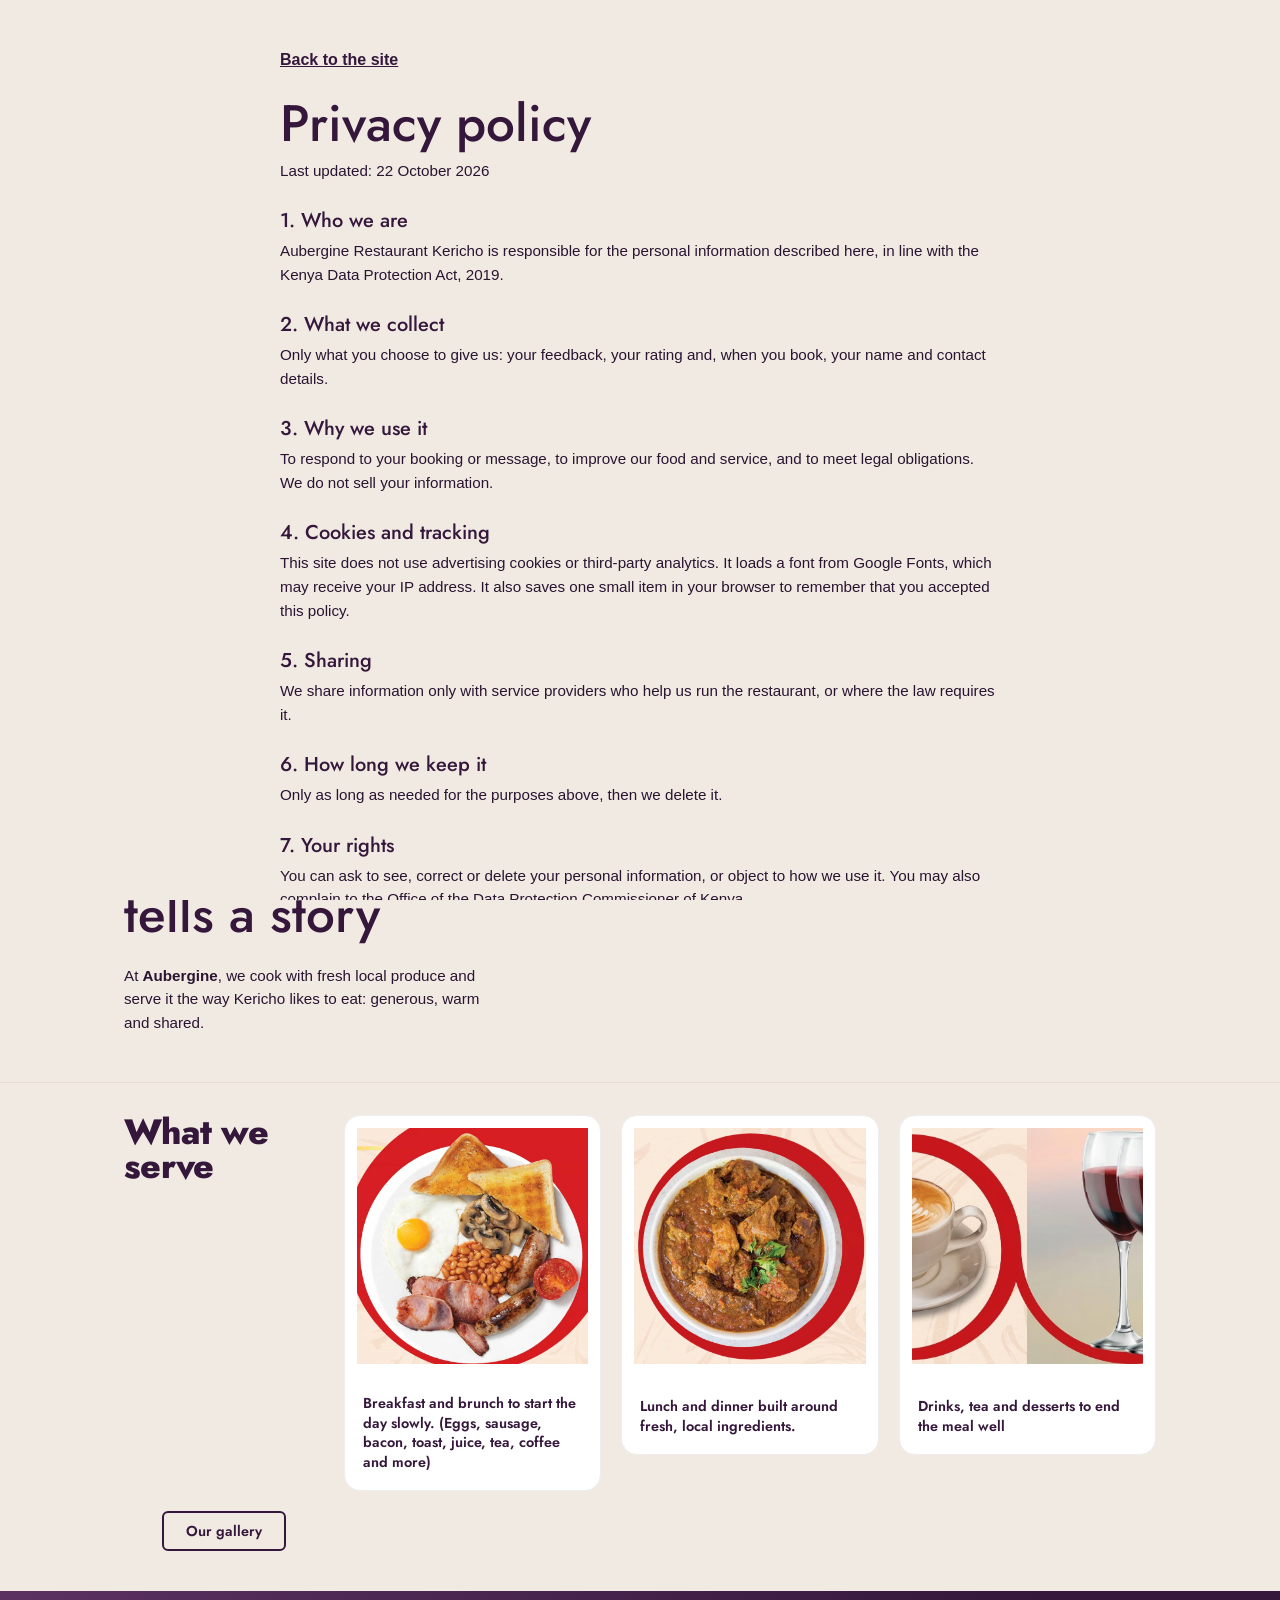
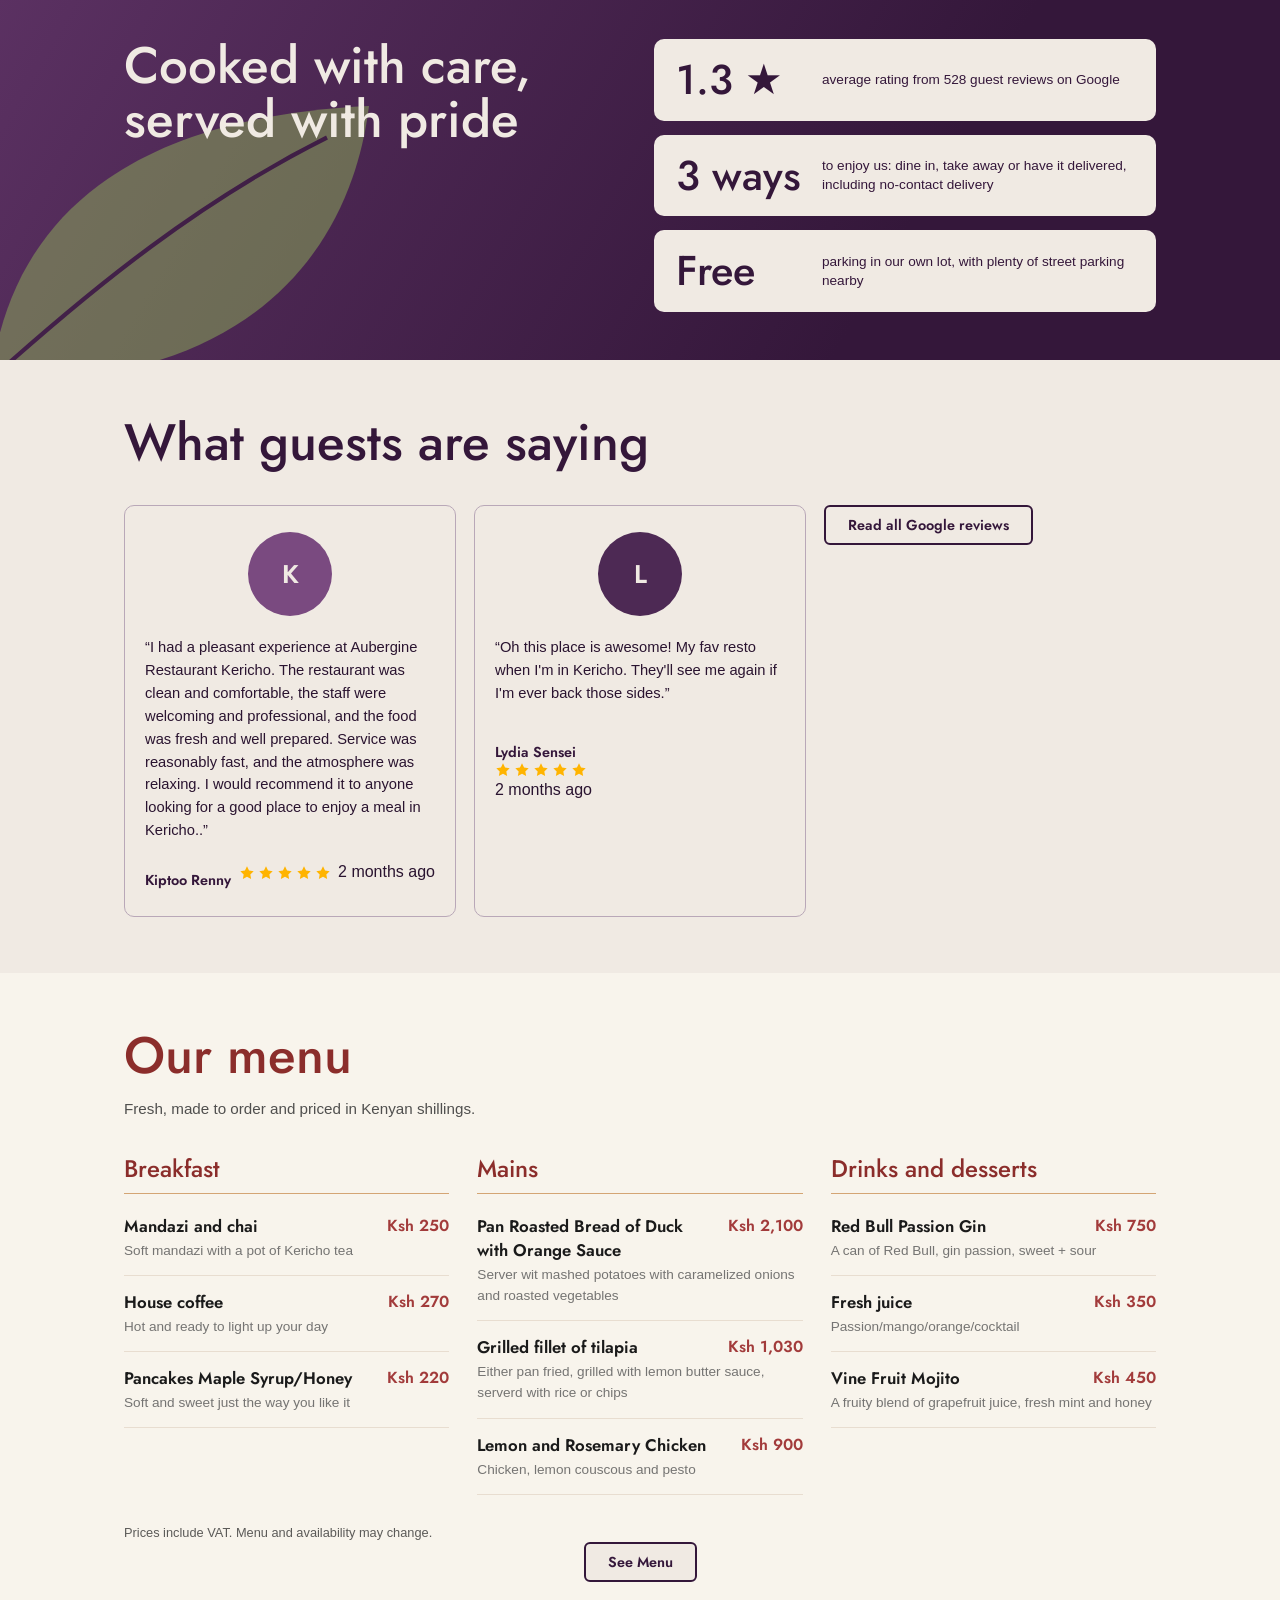
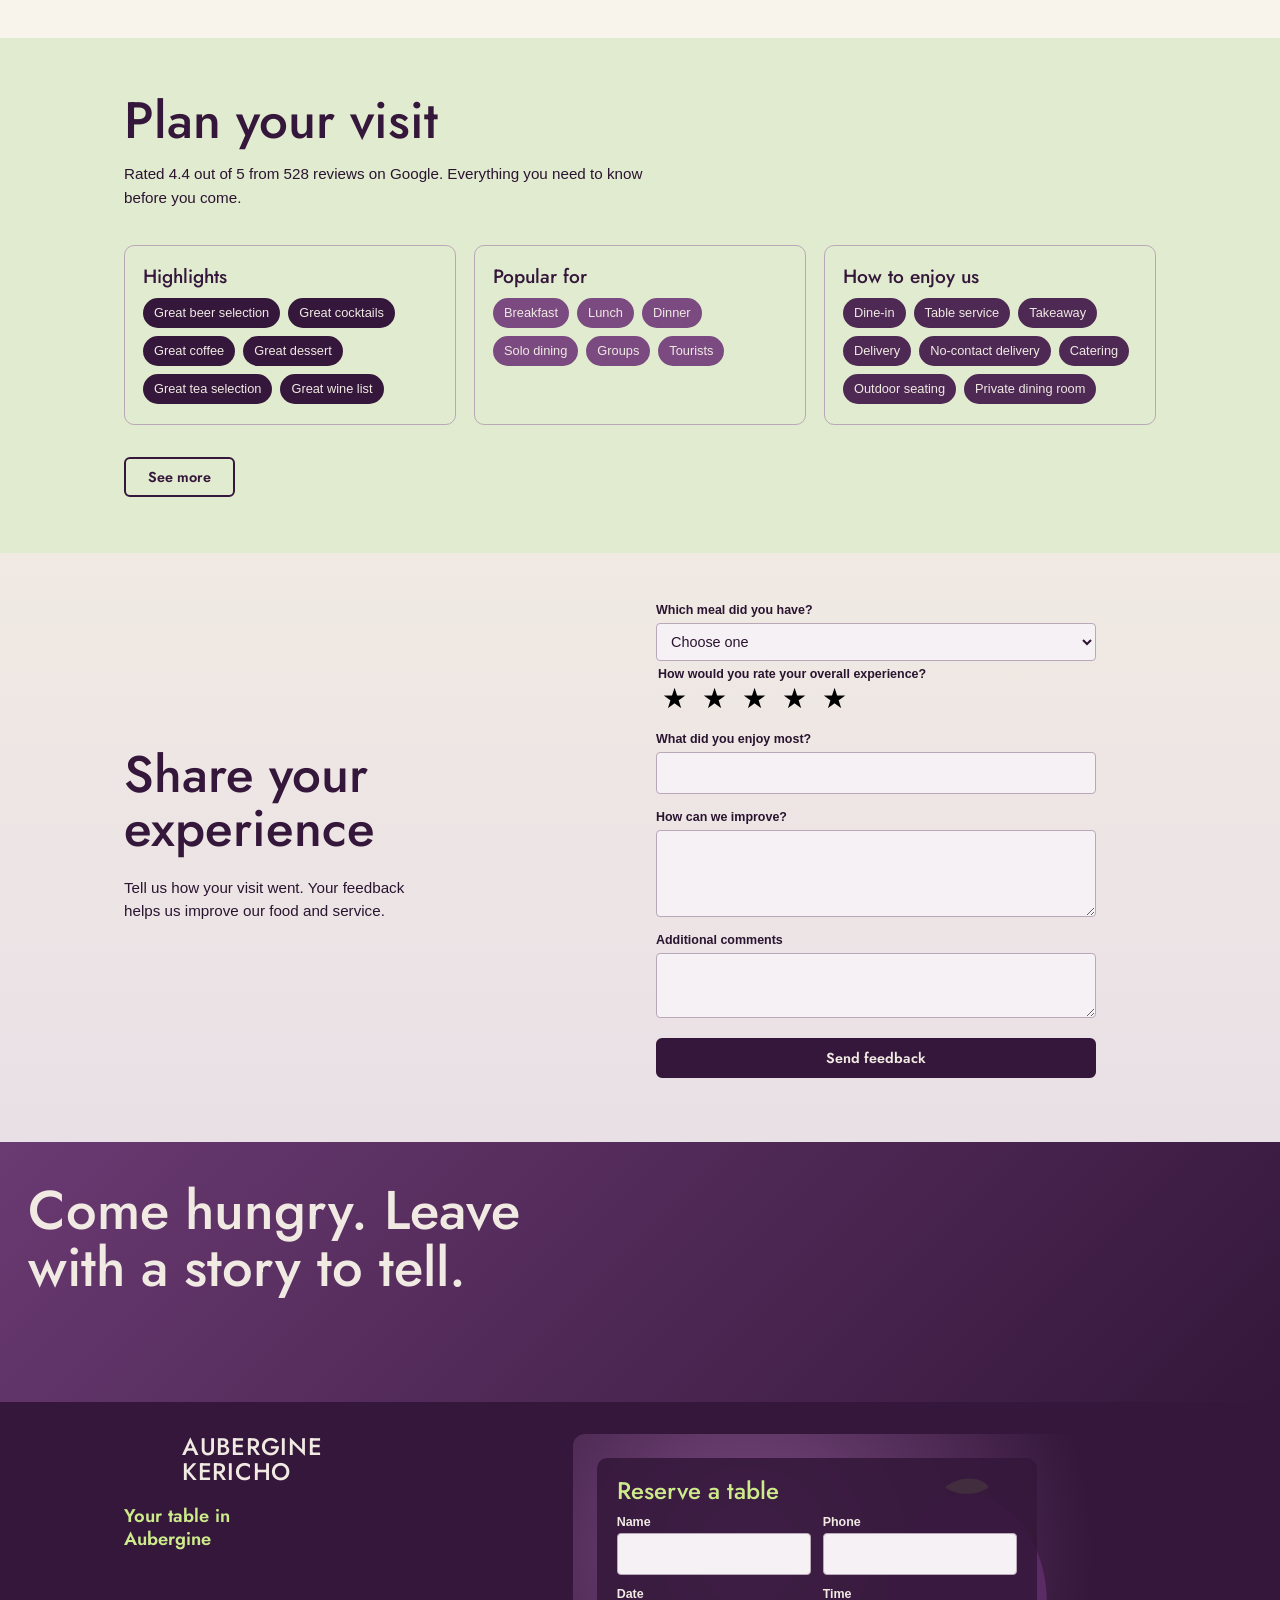
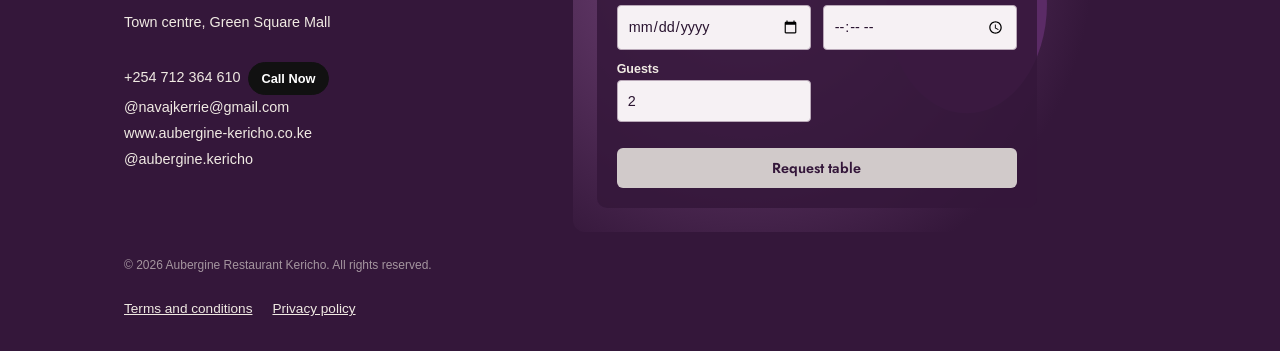
<file: index.html>
<!DOCTYPE html>
<html lang="en">
<head>
<meta charset="utf-8">
<meta name="viewport" content="width=device-width, initial-scale=1, viewport-fit=cover">
<title>Aubergine Restaurant Kericho</title>
<link rel="preconnect" href="https://fonts.googleapis.com">
<link rel="preconnect" href="https://fonts.gstatic.com" crossorigin>
<link href="https://fonts.googleapis.com/css2?family=Jost:wght@400;500;600;700&display=swap" rel="stylesheet">
<link rel="stylesheet" href="style.css">
</head>
<body>

<header class="hero" id="top">
 <nav aria-label="Main">
  <a class="brand" href="#top">AUBERGINE<br>KERICHO</a>
  <ul id="navlinks"><li><a href="#about">About</a></li><li><a href="#menu">Menu</a></li><li><a href="#info">Visit</a></li><li><a href="#guests">Guests</a></li><li><a href="#feedback">Feedback</a></li><li><a href="#contact">Contact</a></li></ul>
  <button type="button" class="burger" id="burger" aria-label="Menu" aria-expanded="false" aria-controls="navlinks"><span></span><span></span><span></span></button>
 </nav>
 <h1>Good Food, Matters.</h1>
</header>

<div class="strip">
 <div class="wrap"><p>A table is waiting for you in Kericho</p><a class="btn" href="#contact">Reserve a table</a></div>
</div>

<section class="intro" id="about">
 <div class="wrap">
  <div><h2>Every plate<br>tells a story</h2>
  <p>At <strong>Aubergine</strong>, we cook with fresh local produce and serve it the way Kericho likes to eat: generous, warm and shared.</p></div>
 </div>
</section>

<section class="help" id="serve" aria-label="What we serve">
 <div class="wrap">
  <h3>What we<br>serve</h3>
  <div class="card">
    <img src="public/brkfast.jpg" alt="Breakfast and brunch">
  <p>Breakfast and brunch to start the day slowly.
    (Eggs, sausage, bacon, toast, juice, tea, coffee and more)
  </p></div>
  <div class="card">
    <img src="public/dinner.jpg" alt="Lunch and dinner">
    <p>Lunch and dinner built around fresh, local ingredients.

    </p></div>
  <div class="card">
    <img src="public/cocktail.jpg" alt="Drinks, tea and desserts">
    <p>Drinks, tea and desserts to end the meal well</p></div>
  <div class="button" style="text-align:center;position:relative;color:#fff;"><a href="aubergine-gallery.html" class="btn">Our gallery</a></div>
 </div>
</section>

<section class="impact" aria-label="Why guests choose us">
 <svg class="leaf" viewBox="0 0 400 300" aria-hidden="true"><path d="M20 280C40 120 160 30 380 20 360 180 240 290 20 280Z" fill="#8FB05A"/><path d="M20 280C120 190 220 110 340 50" stroke="#34173A" stroke-width="4" fill="none"/></svg>
 <div class="wrap">
  <h2>Cooked with care,<br>served with pride</h2>
  <div class="stats">
   <div class="stat"><b><span class="count" data-target="4.4" data-decimals="1">0</span> ★</b><span>average rating from 528 guest reviews on Google</span></div>
   <div class="stat"><b>3 ways</b><span>to enjoy us: dine in, take away or have it delivered, including no-contact delivery</span></div>
   <div class="stat"><b>Free</b><span>parking in our own lot, with plenty of street parking nearby</span></div>
  </div>
 </div>
</section>

<section class="say" id="guests">
 <div class="wrap">
  <h2>What guests are saying</h2>
  <div class="quotes">
   <div class="quote"><div class="av" style="background:#7A4A80">K</div><p>“I had a pleasant experience at Aubergine Restaurant Kericho. The restaurant was clean and comfortable, the staff were welcoming and professional, and the food was fresh and well prepared. Service was reasonably fast, and the atmosphere was relaxing. I would recommend it to anyone looking for a good place to enjoy a meal in Kericho..”</p>
   <div class="review-foot">
   <cite>Kiptoo Renny</cite>
<div class="stars">
  <svg viewBox="0 0 24 24"><path d="M12 2l3.09 6.26L22 9.27l-5 4.87 1.18 6.88L12 17.77l-6.18 3.25L7 14.14 2 9.27l6.91-1.01L12 2z"/></svg>
  <svg viewBox="0 0 24 24"><path d="M12 2l3.09 6.26L22 9.27l-5 4.87 1.18 6.88L12 17.77l-6.18 3.25L7 14.14 2 9.27l6.91-1.01L12 2z"/></svg>
  <svg viewBox="0 0 24 24"><path d="M12 2l3.09 6.26L22 9.27l-5 4.87 1.18 6.88L12 17.77l-6.18 3.25L7 14.14 2 9.27l6.91-1.01L12 2z"/></svg>
  <svg viewBox="0 0 24 24"><path d="M12 2l3.09 6.26L22 9.27l-5 4.87 1.18 6.88L12 17.77l-6.18 3.25L7 14.14 2 9.27l6.91-1.01L12 2z"/></svg>
  <svg viewBox="0 0 24 24"><path d="M12 2l3.09 6.26L22 9.27l-5 4.87 1.18 6.88L12 17.77l-6.18 3.25L7 14.14 2 9.27l6.91-1.01L12 2z"/></svg>
</div>
<span class="when">2 months ago</span>
</div>
</div>
   <div class="quote"><div class="av" style="background:#4D2954">L</div><p>“Oh this place is awesome! My fav resto when I'm in Kericho. They'll see me again if I'm ever back those sides.”</p>
   <cite>Lydia Sensei</cite>
   <div class="stars">
  <svg viewBox="0 0 24 24"><path d="M12 2l3.09 6.26L22 9.27l-5 4.87 1.18 6.88L12 17.77l-6.18 3.25L7 14.14 2 9.27l6.91-1.01L12 2z"/></svg>
  <svg viewBox="0 0 24 24"><path d="M12 2l3.09 6.26L22 9.27l-5 4.87 1.18 6.88L12 17.77l-6.18 3.25L7 14.14 2 9.27l6.91-1.01L12 2z"/></svg>
  <svg viewBox="0 0 24 24"><path d="M12 2l3.09 6.26L22 9.27l-5 4.87 1.18 6.88L12 17.77l-6.18 3.25L7 14.14 2 9.27l6.91-1.01L12 2z"/></svg>
  <svg viewBox="0 0 24 24"><path d="M12 2l3.09 6.26L22 9.27l-5 4.87 1.18 6.88L12 17.77l-6.18 3.25L7 14.14 2 9.27l6.91-1.01L12 2z"/></svg>
  <svg viewBox="0 0 24 24"><path d="M12 2l3.09 6.26L22 9.27l-5 4.87 1.18 6.88L12 17.77l-6.18 3.25L7 14.14 2 9.27l6.91-1.01L12 2z"/></svg>
</div>
<span class="when">2 months ago</span>
</div>
<div class="button" syle="text-align:center;"><a href="https://www.google.com/maps/place/Aubergine+Restaurant+Kericho/@-0.3686325,35.2869205,15z/data=!4m15!1m8!3m7!1s0x182a57a4e3a157e9:0xf380d24f5758630e!2sAubergine+Restaurant+Kericho!8m2!3d-0.3686325!4d35.2869205!10e5!16s%2Fg%2F11f62tsm5w!3m5!1s0x182a57a4e3a157e9:0xf380d24f5758630e!8m2!3d-0.3686325!4d35.2869205!16s%2Fg%2F11f62tsm5w?entry=ttu&g_ep=EgoyMDI2MTAyMC4wIKXMDSoASAFQAw%3D%3D" class="btn">Read all Google reviews</a></div>
</div>
</section>

<section class="menu" id="menu">
 <div class="wrap">
  <h2>Our menu</h2>
  <p class="sub">Fresh, made to order and priced in Kenyan shillings.</p>
  <div class="mcols">
   <div class="mcol"><h3>Breakfast</h3>
    <div class="item"><b>Mandazi and chai</b><i class="pr" style="font-style:normal">Ksh 250</i><span>Soft mandazi with a pot of Kericho tea</span></div>
    <div class="item"><b>House coffee</b><i class="pr" style="font-style:normal">Ksh 270</i><span>Hot and ready to light up your day</span></div>
    <div class="item"><b>Pancakes Maple Syrup/Honey</b><i class="pr" style="font-style:normal">Ksh 220</i><span>Soft and sweet just the way you like it</span></div>
   </div>
   <div class="mcol"><h3>Mains</h3>
    <div class="item"><b>Pan Roasted Bread of Duck with Orange Sauce</b><i class="pr" style="font-style:normal">Ksh 2,100</i><span>Server wit mashed potatoes with caramelized onions and roasted vegetables</span></div>
    <div class="item"><b>Grilled  fillet of tilapia</b><i class="pr" style="font-style:normal">Ksh 1,030</i><span>Either pan fried, grilled with lemon butter sauce, serverd with rice or chips</span></div>
    <div class="item"><b>Lemon and Rosemary Chicken</b><i class="pr" style="font-style:normal">Ksh 900</i><span>Chicken, lemon couscous and pesto</span></div>
   </div>
   <div class="mcol"><h3>Drinks and desserts</h3>
    <div class="item"><b>Red Bull Passion Gin</b><i class="pr" style="font-style:normal">Ksh 750</i><span>A can of Red Bull, gin passion, sweet + sour</span></div>
    <div class="item"><b>Fresh juice</b><i class="pr" style="font-style:normal">Ksh 350</i><span>Passion/mango/orange/cocktail</span></div>
    <div class="item"><b>Vine Fruit Mojito</b><i class="pr" style="font-style:normal">Ksh 450</i><span>A fruity blend of grapefruit juice, fresh mint and honey</span></div>
   </div>
  </div>
  <p class="note">Prices include VAT. Menu and availability may change.</p>
  <div class="button" style="text-align:center;"><a href="aubergine-menu.html" class="btn">See Menu</a></div>
 </div>
</section>

<section class="info" id="info">
 <div class="wrap">
  <h2>Plan your visit</h2>
  <p class="sub">Rated 4.4 out of 5 from 528 reviews on Google. Everything you need to know before you come.</p>
  <div class="igrid" id="igrid">
   <div class="grp"><h3>Highlights</h3><ul><li>Great beer selection</li><li>Great cocktails</li><li>Great coffee</li><li>Great dessert</li><li>Great tea selection</li><li>Great wine list</li></ul></div>
   <div class="grp"><h3>Popular for</h3><ul><li>Breakfast</li><li>Lunch</li><li>Dinner</li><li>Solo dining</li><li>Groups</li><li>Tourists</li></ul></div>
   <div class="grp"><h3>How to enjoy us</h3><ul><li>Dine-in</li><li>Table service</li><li>Takeaway</li><li>Delivery</li><li>No-contact delivery</li><li>Catering</li><li>Outdoor seating</li><li>Private dining room</li></ul></div>
   <div class="grp"><h3>Dining options</h3><ul><li>Breakfast</li><li>Brunch</li><li>Lunch</li><li>Dinner</li><li>Dessert</li><li>Quick bite</li><li>Small plates</li><li>All you can eat</li><li>Late-night food</li><li>Happy-hour food</li></ul></div>
   <div class="grp"><h3>Drinks</h3><ul><li>Beer</li><li>Wine</li><li>Cocktails</li><li>Spirits</li><li>Coffee</li><li>Happy-hour drinks</li><li>Bar on site</li></ul></div>
   <div class="grp"><h3>Vegan and vegetarian</h3><ul><li>Vegan options</li><li>Vegetarian options</li></ul></div>
   <div class="grp"><h3>Atmosphere</h3><ul><li>Casual</li><li>Cosy</li><li>Quiet</li><li>Romantic</li><li>Trendy</li><li>Upmarket</li></ul></div>
   <div class="grp"><h3>Families</h3><ul><li>Good for kids</li><li>Good for kids’ birthdays</li><li>High chairs</li><li>Kids’ menu</li></ul></div>
   <div class="grp"><h3>Reservations</h3><ul><li>Accepted</li><li>Recommended for brunch</li><li>Recommended for lunch</li><li>Recommended for dinner</li></ul></div>
   <div class="grp"><h3>Payments</h3><ul><li>Credit cards</li><li>Debit cards</li><li>Mobile payments (NFC)</li></ul></div>
   <div class="grp"><h3>Parking</h3><ul><li>Free parking lot</li><li>Free street parking</li><li>Plenty of parking</li></ul></div>
   <div class="grp"><h3>Accessibility</h3><ul><li>Wheelchair-accessible car park</li><li>Wheelchair-accessible entrance</li><li>Wheelchair-accessible seating</li><li>Wheelchair-accessible toilet</li><li>Toilet on site</li></ul></div>
  </div>
  <p class="cta"><button type="button" class="more" id="more-btn" aria-expanded="false" aria-controls="igrid">See more</button></a></p>
 </div>
</section>

<section class="share" id="feedback">
 <div class="wrap">
  <div><h2>Share your<br>experience</h2><p class="lead">Tell us how your visit went. Your feedback helps us improve our food and service.</p></div>
  <div>
   <form id="fb" action="https://formsubmit.co/navajkerrie@gmail.com" method="POST">
    <input type="hidden" name="_captcha" value="false">
    <input type="hidden" name="_subject" value="New Aubergine Feedback">
    <input type="hidden" name="_template" value="table">
    <input type="hidden" name="rating" id="ratingValue">
  
    <label for="meal">Which meal did you have?</label>
    <select id="meal"  name="meal" required><option value="">Choose one</option><option>Breakfast / Brunch</option><option>Lunch</option><option>Dinner</option><option>Drinks and dessert</option></select>
    <fieldset><legend>How would you rate your overall experience?</legend>
     <div class="stars" id="stars" role="radiogroup" aria-label="Rating"></div></fieldset>
    <label for="love">What did you enjoy most?</label><input id="love" name="love" type="text" maxlength="120" autocomplete="off">
    <label for="improve">How can we improve?</label><textarea id="improve" name="improve" rows="3" maxlength="500"></textarea>
    <label for="more">Additional comments</label><textarea id="more" name="more" rows="2" maxlength="500"></textarea>
    <button class="btn" type="submit">Send feedback</button>
   </form>
   <div class="thanks" id="thanks" role="status" tabindex="-1">Thank you. Your feedback has been recorded and helps us serve you better.</div>
  </div>
 </div>
</section>

<script>
// star rating logic
let currentRating = 0;
const starsDiv = document.getElementById('stars');
const ratingInput = document.getElementById('ratingValue');
for(let i=1;i<=5;i++){
  const b=document.createElement('button');
  b.type='button'; b.textContent='★'; b.style.fontSize='28px'; b.style.background='none'; b.style.border='none'; b.style.cursor='pointer';
  b.onclick=()=>{
  currentRating=i; 
  const word = i === 1 ? ' star' : ' stars';
  ratingInput.value = i + word;
  [...starsDiv.children].forEach((c,idx)=>c.style.color=idx<i?'#D4A574':'#ccc')
  };
  starsDiv.appendChild(b);
}

document.getElementById('fb').addEventListener('submit', async (e)=>{
  e.preventDefault();
  if(!currentRating){ alert('Pick stars'); return; }
  const data = new FormData(e.target);
  await fetch(e.target.action, { method:'POST', body:data, headers:{'Accept':'application/json'} });
  e.target.style.display='none';
  document.getElementById('thanks').style.display='block';
  document.getElementById('thanks').focus();
});

</script>

<section class="fhero" aria-label="Closing"><h2>Come hungry. Leave with a story to tell.</h2></section>

<footer id="contact">
 <div class="wrap">
  <div>
   <a class="brand" href="#top"><svg width="48" height="48" aria-hidden="true" style="color:var(--lime)"><use href="#logo"/></svg><span style="font-size:1.5rem">AUBERGINE<br>KERICHO</span></a>
   <p class="tag">Your table in<br>Aubergine </p>
   <address>
    Town centre, Green Square Mall<br><br>
    +254 712 364 610<a href="tel:+25412364610" class="call-btn">Call Now</a><br>
    @navajkerrie@gmail.com<br>
    www.aubergine-kericho.co.ke<br>
    @aubergine.kericho
   </address>
  </div>
  <div class="panel">
   <svg viewBox="0 0 400 280" preserveAspectRatio="xMidYMid slice" aria-hidden="true"><g fill="#fff" opacity="0"><path d="M40 260C60 140 150 80 300 70 290 190 180 270 40 260Z"/><path d="M230 250C240 170 300 130 390 120 380 200 320 250 230 250Z" opacity=".1"/></g><ellipse cx="270" cy="120" rx="55" ry="75" fill="#5B2B66"/><path d="M255 40c10-8 25-8 30 0-8 6-22 6-30 0Z" fill="#8FB05A"/></svg>
   <form class="rform" id="rform" novalidate>
    <h3>Reserve a table</h3>
    <div><label for="rname">Name</label><input id="rname" type="text" maxlength="60" required autocomplete="name"></div>
    <div><label for="rphone">Phone</label><input id="rphone" type="tel" maxlength="20" pattern="[0-9+ ()\-]{7,20}" required autocomplete="tel"></div>
    <div><label for="rdate">Date</label><input id="rdate" type="date" required></div>
    <div><label for="rtime">Time</label><input id="rtime" type="time" required></div>
    <div><label for="rguests">Guests</label><input id="rguests" type="number" min="1" max="50" value="2" required></div>
    <button class="btn" type="submit">Request table</button>
    <p class="rmsg" id="rmsg" role="status" tabindex="-1"></p>
   </form>

  </div>
 </div>
 <div class="wrap"><div><p class="copy">© 2026 Aubergine Restaurant Kericho. All rights reserved.</p>
 <div class="flinks"><a href="#terms">Terms and conditions</a><a href="#privacy">Privacy policy</a></div></div></div>
</footer>

<section class="legal" id="terms" aria-label="Terms and conditions"><article>
 <a class="back" href="#top">Back to the site</a>
 <h2>Terms and conditions</h2><p>Last updated: 22 October 2026</p>
 <h3>1. About these terms</h3><p>These terms apply to your use of this website and to bookings made with Aubergine Restaurant Kericho (“we”, “us”). By using the site you agree to them.</p>
 <h3>2. Reservations</h3><p>A reservation is held for 15 minutes after the booked time. Please tell us as early as you can if you need to change or cancel. For large groups we may ask for a deposit, which we will confirm with you in advance.</p>
 <h3>3. Menu and prices</h3><p>Menu items and prices are shown in Kenyan shillings and include applicable taxes. Items may be unavailable and prices may change without notice.</p>
 <h3>4. Allergies</h3><p>Please tell your server about any food allergy before ordering. Our kitchen handles common allergens, so we cannot guarantee any dish is completely allergen free.</p>
 <h3>5. Feedback you send us</h3><p>When you send feedback you allow us to use it to improve our service. We will not publish your name without your permission.</p>
 <h3>6. Website use</h3><p>You agree not to misuse the site, attempt to gain unauthorised access, or send harmful code. Content on the site belongs to Aubergine Restaurant Kericho.</p>
 <h3>7. Liability</h3><p>We take reasonable care with the information on this site but do not guarantee it is always complete or current. Nothing here limits your rights under Kenyan consumer law.</p>
 <h3>8. Governing law</h3><p>These terms are governed by the laws of Kenya.</p>
 <h3>9. Contact</h3><p>Questions about these terms: hello@aubergine-kericho.co.ke</p>
</article></section>

<section class="legal" id="privacy" aria-label="Privacy policy"><article>
 <a class="back" href="#top">Back to the site</a>
 <h2>Privacy policy</h2><p>Last updated: 22 October 2026</p>
 <h3>1. Who we are</h3><p>Aubergine Restaurant Kericho is responsible for the personal information described here, in line with the Kenya Data Protection Act, 2019.</p>
 <h3>2. What we collect</h3><p>Only what you choose to give us: your feedback, your rating and, when you book, your name and contact details.</p>
 <h3>3. Why we use it</h3><p>To respond to your booking or message, to improve our food and service, and to meet legal obligations. We do not sell your information.</p>
 <h3>4. Cookies and tracking</h3><p>This site does not use advertising cookies or third-party analytics. It loads a font from Google Fonts, which may receive your IP address. It also saves one small item in your browser to remember that you accepted this policy.</p>
 <h3>5. Sharing</h3><p>We share information only with service providers who help us run the restaurant, or where the law requires it.</p>
 <h3>6. How long we keep it</h3><p>Only as long as needed for the purposes above, then we delete it.</p>
 <h3>7. Your rights</h3><p>You can ask to see, correct or delete your personal information, or object to how we use it. You may also complain to the Office of the Data Protection Commissioner of Kenya.</p>
 <h3>8. Contact</h3><p>Privacy requests: hello@aubergine-kericho.co.ke</p>
 <p>By clicking Accept you confirm you have read this policy and our <a href="#terms">Terms and conditions</a>.</p>
 <p><button type="button" class="btn acc" id="accept">Accept and continue</button></p>
</article></section>

<script src="script.js" defer></script>
</body>
</html>
</file>
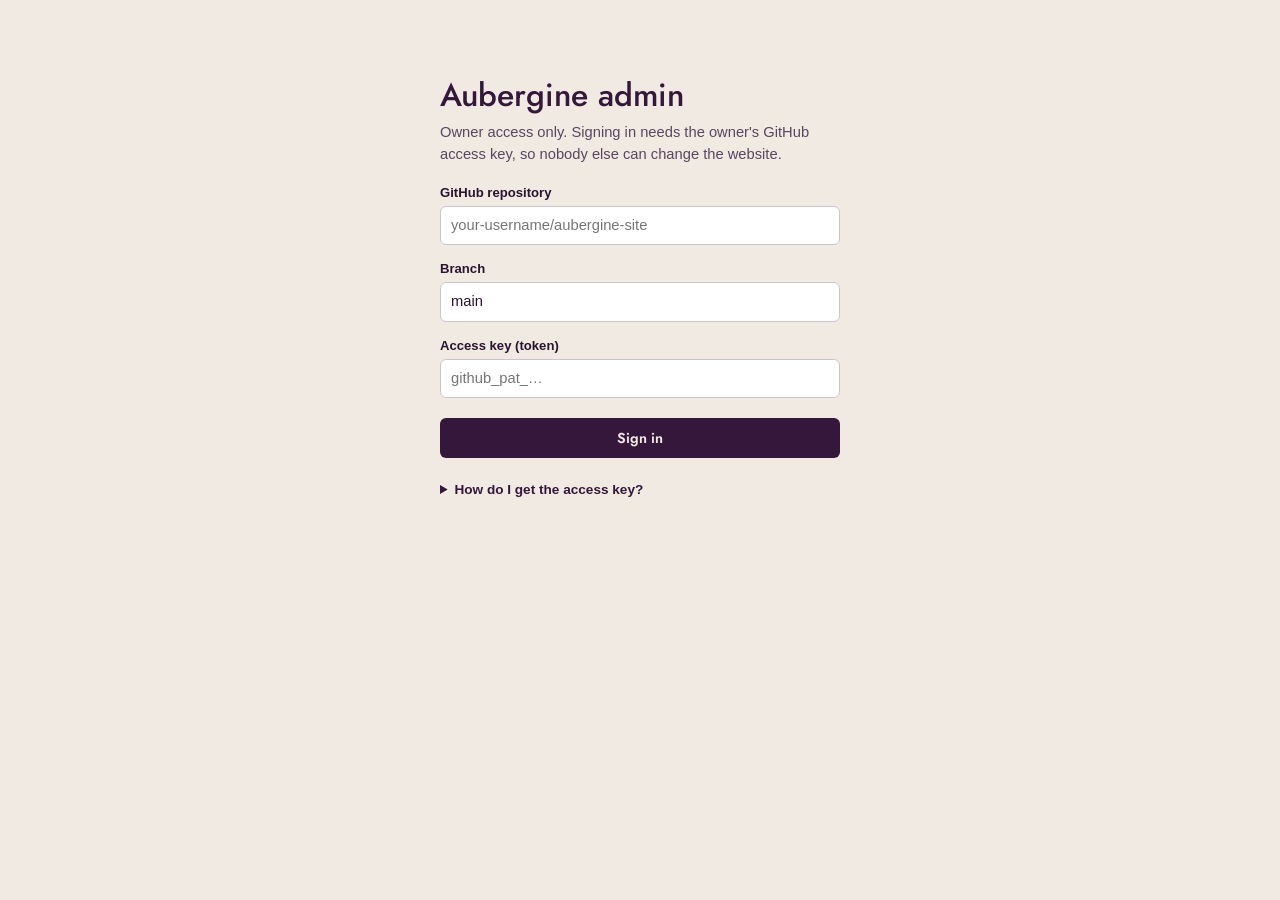
<file: admin.html>
<!DOCTYPE html>
<html lang="en">
<head>
<meta charset="utf-8">
<meta name="viewport" content="width=device-width, initial-scale=1, viewport-fit=cover">
<meta name="robots" content="noindex,nofollow">
<meta name="referrer" content="no-referrer">
<title>Aubergine Admin</title>
<link rel="preconnect" href="https://fonts.googleapis.com">
<link rel="preconnect" href="https://fonts.gstatic.com" crossorigin>
<link href="https://fonts.googleapis.com/css2?family=Jost:wght@400;500;600&display=swap" rel="stylesheet">
<style>
:root{--plum:#34173A;--plum2:#4D2954;--mauve:#7A4A80;--cream:#F0EAE3;--cream2:#E6DDD3;--lime:#CDEB8B;--ink:#2A1430;--line:#cfc3cd;--danger:#a23b3b;
box-sizing:border-box;padding-top:env(safe-area-inset-top,0px)}
*,*::before,*::after{box-sizing:inherit}
body{margin:0;background:var(--cream);color:var(--ink);font:16px/1.45 Arial,Helvetica,sans-serif;padding-bottom:96px}
h1,h2,h3,button,.tabs button{font-family:Jost,"Futura","Century Gothic",Arial,sans-serif}
[hidden]{display:none!important}
:focus-visible{outline:3px solid var(--mauve);outline-offset:2px}
input,select{font:inherit;font-size:.92rem;color:var(--ink);background:#fff;border:1px solid var(--line);border-radius:6px;padding:8px 10px;width:100%;min-width:0}
input:focus{border-color:var(--plum)}
label{display:block;font-weight:600;font-size:.82rem;margin:14px 0 4px}
button{cursor:pointer;font-size:.9rem}
.btn{background:var(--plum);color:var(--cream);border:0;border-radius:6px;padding:10px 20px;font-weight:600}
.btn:disabled{opacity:.5;cursor:default}
.btn.ghost{background:transparent;color:var(--plum);border:2px solid var(--plum);padding:8px 16px}
.btn.small{padding:6px 12px;font-size:.82rem}

/* login */
#login{max-width:440px;margin:8vh auto 0;padding:0 20px}
#login h1{font-size:2rem;color:var(--plum);margin:0 0 4px;font-weight:500}
#login p.lead{margin:0 0 18px;color:#5b4660;font-size:.92rem}
#login .btn{width:100%;margin-top:20px}
.err{background:#f6e0e0;color:#6b1f1f;border-radius:6px;padding:10px 12px;margin-top:14px;font-size:.88rem}
details.help{margin-top:22px;font-size:.85rem;color:#4a3550}
details.help summary{cursor:pointer;font-weight:600;color:var(--plum)}
details.help ol{padding-left:20px;margin:8px 0 0}
details.help li{margin-bottom:6px}

/* app */
header.bar{position:sticky;top:env(safe-area-inset-top,0px);z-index:10;background:var(--plum);color:var(--cream);display:flex;align-items:center;gap:14px;padding:12px 20px}
header.bar h1{font-size:1.15rem;font-weight:500;margin:0;letter-spacing:.03em;flex:1}
header.bar a,header.bar button{color:var(--cream);font-size:.85rem}
header.bar button{background:none;border:1px solid var(--lime);border-radius:6px;padding:6px 12px;color:var(--lime)}
main{max-width:980px;margin:0 auto;padding:18px 16px}
.tabs{display:flex;gap:6px;border-bottom:2px solid var(--cream2);margin-bottom:16px}
.tabs button{background:none;border:0;padding:10px 16px;font-weight:600;color:#6d5772;border-bottom:3px solid transparent;margin-bottom:-2px}
.tabs button[aria-selected=true]{color:var(--plum);border-color:var(--plum)}
.tools{display:flex;gap:10px;flex-wrap:wrap;align-items:center;margin-bottom:14px}
.tools input{max-width:340px}
.hint{font-size:.84rem;color:#5b4660;margin:0 0 14px}

.sec{background:#fff;border:1px solid var(--line);border-radius:10px;margin-bottom:12px;overflow:hidden}
.sec-head{display:flex;gap:8px;align-items:center;padding:10px 12px;background:var(--cream2)}
.sec-head .tg{background:none;border:0;font-size:1rem;width:28px;color:var(--plum)}
.sec-head input{font:500 1.1rem Jost,Arial,sans-serif;background:transparent;border-color:transparent;color:var(--plum)}
.sec-head input:hover,.sec-head input:focus{background:#fff;border-color:var(--line)}
.sec-body{padding:6px 14px 16px}
.card{border-top:1px solid var(--cream2);padding-top:14px;margin-top:12px}
.card:first-child{border-top:0;margin-top:0}
.card-head{display:flex;gap:8px;align-items:center;margin-bottom:8px}
.card-head input{font-weight:700;color:var(--plum)}
.ctl{display:flex;gap:4px;flex:none}
.ib{background:#fff;border:1px solid var(--line);border-radius:6px;width:32px;height:32px;padding:0;color:var(--plum);line-height:1}
.ib:hover{background:var(--cream2)}
.ib.del{color:var(--danger)}
.row{display:grid;grid-template-columns:1fr 140px auto;gap:6px 8px;align-items:center;padding:8px 0;border-bottom:1px dashed var(--cream2)}
.row .ds{grid-column:1/3}
.row .ctl{grid-row:1;grid-column:3}
.row.note{grid-template-columns:auto 1fr auto}
.row.note b{font-size:.75rem;color:var(--mauve)}
.pw{display:flex;align-items:center;gap:6px}
.pw span{font-size:.8rem;color:#6d5772}
.pw input{text-align:right}
.adds{display:flex;gap:8px;flex-wrap:wrap;margin-top:10px}
.empty{color:#6d5772;font-style:italic;padding:12px 0}

#savebar{position:fixed;left:0;right:0;bottom:0;z-index:10;background:#fff;border-top:1px solid var(--line);padding:12px 20px calc(12px + env(safe-area-inset-bottom,0px));display:flex;gap:12px;align-items:center;justify-content:flex-end}
#status{margin-right:auto;font-size:.88rem;color:#4a3550}
#savebar.dirty #status{color:var(--danger);font-weight:600}
#lock{position:fixed;inset:0;background:rgba(240,234,227,.97);z-index:50;display:none;overflow:auto}
#lock.show{display:block}
#lock .note{max-width:440px;margin:8vh auto 0;padding:0 20px;color:var(--plum)}

@media(max-width:640px){
 .row{grid-template-columns:1fr 110px}
 .row .ds{grid-column:1/-1}
 .row .ctl{grid-row:3;grid-column:1/-1;justify-content:flex-end}
 .row.note{grid-template-columns:1fr}
 .sec-head,.card-head{flex-wrap:wrap}
}
@media(prefers-reduced-motion:reduce){*{scroll-behavior:auto!important}}
</style>
</head>
<body>
<noscript><p style="padding:20px">This page needs JavaScript.</p></noscript>

<!-- ============ SIGN IN ============ -->
<section id="login">
  <h1>Aubergine admin</h1>
  <p class="lead">Owner access only. Signing in needs the owner's GitHub access key, so nobody else can change the website.</p>
  <form id="lf" autocomplete="off">
    <label for="repo">GitHub repository</label>
    <input id="repo" placeholder="your-username/aubergine-site" required spellcheck="false" autocapitalize="off">
    <label for="branch">Branch</label>
    <input id="branch" value="main" required spellcheck="false" autocapitalize="off">
    <label for="token">Access key (token)</label>
    <input id="token" type="password" placeholder="github_pat_…" required spellcheck="false" autocomplete="off">
    <button class="btn" type="submit" id="lbtn">Sign in</button>
    <div class="err" id="lerr" role="alert" hidden></div>
  </form>
  <details class="help">
    <summary>How do I get the access key?</summary>
    <ol>
      <li>On GitHub, open <b>Settings → Developer settings → Personal access tokens → Fine-grained tokens → Generate new token</b>.</li>
      <li>Under <b>Repository access</b> choose <b>Only select repositories</b> and pick just this website's repository.</li>
      <li>Under <b>Permissions → Repository permissions</b> set <b>Contents</b> to <b>Read and write</b>. Nothing else.</li>
      <li>Set an expiry date, generate, and copy the key. Paste it here. It is kept only while this tab is open and is never stored on the website.</li>
    </ol>
  </details>
</section>

<!-- ============ EDITOR ============ -->
<div id="app" hidden>
  <header class="bar">
    <h1>Aubergine admin</h1>
    <a href="aubergine-menu.html" target="_blank" rel="noopener">View live menu</a>
    <button type="button" id="out">Sign out</button>
  </header>
  <main>
    <div class="tabs" role="tablist">
      <button type="button" role="tab" id="t-menu" aria-selected="true">Full menu</button>
      <button type="button" role="tab" id="t-home" aria-selected="false">Homepage highlights</button>
    </div>

    <div id="p-menu">
      <p class="hint">This is the menu shown on the Menu page. Prices are in Ksh. Changes go live about a minute after you press Save.</p>
      <div class="tools"><input id="filter" type="search" placeholder="Search items…" aria-label="Search items"></div>
      <div id="menuRoot"></div>
    </div>

    <div id="p-home" hidden>
      <p class="hint">The three short lists in the “Our menu” section on the homepage.</p>
      <div id="homeRoot"></div>
    </div>
  </main>
  <div id="savebar">
    <span id="status" role="status">No changes</span>
    <button type="button" class="btn ghost small" id="backup">Download backup</button>
    <button type="button" class="btn" id="save" disabled>Save changes</button>
  </div>
</div>

<div id="lock"><div class="note"><h1 style="font-weight:500">Signed out</h1><p>You were signed out after 30 minutes of inactivity. Your unsaved edits are still here. Sign in again to continue.</p><button class="btn" type="button" id="relogin">Sign in again</button></div></div>

<script>
(function(){
'use strict';
var PATH='data/menu.json', IDLE_MS=30*60*1000;
var $=function(s){return document.querySelector(s)};

/* ---------- tiny DOM helper (all data goes in via textContent/value, never innerHTML) ---------- */
function h(tag,props){
  var e=document.createElement(tag);
  for(var k in (props||{})){var v=props[k];
    if(k==='class')e.className=v;
    else if(k==='value')e.value=v;
    else if(k.indexOf('on')===0)e.addEventListener(k.slice(2),v);
    else e.setAttribute(k,v);
  }
  for(var i=2;i<arguments.length;i++){var c=arguments[i];if(c==null||c===false)continue;
    (Array.isArray(c)?c:[c]).forEach(function(x){e.append(x&&x.nodeType?x:document.createTextNode(x))});}
  return e;
}
function ib(label,title,fn,cls){return h('button',{type:'button',class:'ib '+(cls||''),title:title,'aria-label':title,onclick:fn},label)}

/* ---------- menu text <-> structure (same format the Menu page reads) ---------- */
function parseMenu(D){
  var secs=[],sec=null,card=null;
  function ensure(){if(!sec){sec={title:'Menu',cards:[]};secs.push(sec)}if(!card){card={title:'Items',rows:[]};sec.cards.push(card)}}
  String(D).split('\n').forEach(function(l){
    if(l[0]==='@'){sec={title:l.slice(1).trim(),cards:[]};secs.push(sec);card=null}
    else if(l[0]==='#'){if(!sec){sec={title:'Menu',cards:[]};secs.push(sec)}card={title:l.slice(1).trim(),rows:[]};sec.cards.push(card)}
    else if(l[0]==='~'){ensure();card.rows.push({k:'n',text:l.slice(1).trim()})}
    else if(l.trim()){ensure();var p=l.split('|');
      card.rows.push({k:'i',name:p[0].trim(),desc:(p.length===3?p[1]:'').trim(),price:((p.length===3?p[2]:p[1])||'').trim()})}
  });
  return secs;
}
function clean(s){return String(s==null?'':s).replace(/[|\r\n]+/g,' ').replace(/^[@#~\s]+/,'').trim()}
function serializeMenu(secs){
  var out=[];
  secs.forEach(function(s){
    out.push('@'+(clean(s.title)||'Untitled'));
    s.cards.forEach(function(c){
      out.push('#'+(clean(c.title)||'Untitled'));
      c.rows.forEach(function(r){
        if(r.k==='n'){var t=clean(r.text);if(t)out.push('~'+t)}
        else{var n=clean(r.name);if(!n)return;var d=clean(r.desc),p=clean(r.price);out.push(d?n+'|'+d+'|'+p:n+'|'+p)}
      });
    });
  });
  return out.join('\n');
}
function serializeHome(cols){
  return cols.map(function(c){return{title:clean(c.title)||'Untitled',items:c.items.filter(function(i){return clean(i.name)}).map(function(i){
    return{name:clean(i.name),desc:clean(i.desc),price:clean(i.price)}})}});
}
function fmtPrice(v){
  v=String(v).replace(/ksh|kes|\/=|\s/ig,'');
  if(/^[\d,]+$/.test(v)&&v.replace(/,/g,'')!==''){return Number(v.replace(/,/g,'')).toLocaleString('en-US')}
  return v;
}

/* ---------- GitHub (this is what makes it owner-only) ---------- */
var session=null; // {repo,branch,token}
var state=null;   // {raw,sha,secs,home,dirty}
function gh(method,path,body){
  return fetch('https://api.github.com'+path,{method:method,
    headers:{'Authorization':'Bearer '+session.token,'Accept':'application/vnd.github+json','X-GitHub-Api-Version':'2022-11-28','Content-Type':'application/json'},
    body:body?JSON.stringify(body):undefined,cache:'no-store'});
}
function fromB64(b){var bin=atob(b.replace(/\s/g,''));var arr=new Uint8Array(bin.length);for(var i=0;i<bin.length;i++)arr[i]=bin.charCodeAt(i);return new TextDecoder().decode(arr)}
function toB64(str){var arr=new TextEncoder().encode(str),bin='';for(var i=0;i<arr.length;i+=8192)bin+=String.fromCharCode.apply(null,arr.subarray(i,i+8192));return btoa(bin)}

async function loadFile(){
  var r=await gh('GET','/repos/'+session.repo+'/contents/'+PATH+'?ref='+encodeURIComponent(session.branch));
  if(r.status===404)throw new Error('data/menu.json was not found on branch “'+session.branch+'”. Upload the data folder to the repository first.');
  if(!r.ok)throw new Error('Could not load the menu file (error '+r.status+').');
  var j=await r.json(),raw=JSON.parse(fromB64(j.content));
  if(typeof raw.menu!=='string')throw new Error('menu.json is not in the expected format.');
  state={raw:raw,sha:j.sha,secs:parseMenu(raw.menu),home:JSON.parse(JSON.stringify(Array.isArray(raw.home)?raw.home:[])),dirty:false};
}

async function signIn(repo,branch,token){
  session={repo:repo,branch:branch,token:token};
  var r=await gh('GET','/repos/'+repo);
  if(r.status===401)throw new Error('That access key was not accepted.');
  if(r.status===404)throw new Error('Repository not found, or this key has no access to it. Check the name (owner/repo) and the key’s repository access.');
  if(!r.ok)throw new Error('GitHub returned an error ('+r.status+').');
  var j=await r.json();
  if(!j.permissions||!j.permissions.push)throw new Error('This key can read the repository but not change it. Give it “Contents: Read and write”.');
  if(!state)await loadFile();
}

/* ---------- editor ---------- */
var openSecs={0:true};
function markDirty(){
  if(!state)return;state.dirty=true;
  $('#savebar').classList.add('dirty');$('#status').textContent='Unsaved changes';$('#save').disabled=false;
}
function move(arr,i,d){var j=i+d;if(j<0||j>=arr.length)return;var t=arr[i];arr[i]=arr[j];arr[j]=t;markDirty();render()}
function remove(arr,i,what){if(!confirm('Delete '+what+'?'))return;arr.splice(i,1);markDirty();render()}

function itemRow(arr,i,withDesc){
  var r=arr[i];
  var name=h('input',{class:'nm',value:r.name,placeholder:'Item name','aria-label':'Item name',maxlength:'120',oninput:function(e){r.name=e.target.value;markDirty()}});
  var price=h('input',{class:'pr',value:r.price,placeholder:'0',inputmode:'numeric','aria-label':'Price in Ksh',maxlength:'12',oninput:function(){markDirty()},
    onchange:function(e){r.price=fmtPrice(e.target.value);e.target.value=r.price;markDirty()}});
  price.addEventListener('input',function(e){r.price=e.target.value});
  var desc=h('input',{class:'ds',value:r.desc||'',placeholder:'Description (optional)','aria-label':'Description',maxlength:'300',oninput:function(e){r.desc=e.target.value;markDirty()}});
  return h('div',{class:'row'},name,h('div',{class:'pw'},h('span',{},'Ksh'),price),desc,
    h('div',{class:'ctl'},ib('↑','Move up',function(){move(arr,i,-1)}),ib('↓','Move down',function(){move(arr,i,1)}),ib('✕','Delete item',function(){remove(arr,i,'“'+(r.name||'this item')+'”')},'del')));
}
function noteRow(arr,i){
  var r=arr[i];
  return h('div',{class:'row note'},h('b',{},'NOTE'),
    h('input',{value:r.text,placeholder:'Note shown under the category heading','aria-label':'Note',maxlength:'200',oninput:function(e){r.text=e.target.value;markDirty()}}),
    h('div',{class:'ctl'},ib('↑','Move up',function(){move(arr,i,-1)}),ib('↓','Move down',function(){move(arr,i,1)}),ib('✕','Delete note',function(){remove(arr,i,'this note')},'del')));
}

function renderMenu(){
  var root=$('#menuRoot');root.textContent='';
  var q=($('#filter').value||'').trim().toLowerCase();
  state.secs.forEach(function(s,si){
    var isOpen=!!openSecs[si]||!!q,body=h('div',{class:'sec-body'});
    if(!isOpen)body.hidden=true;
    var shown=0;
    s.cards.forEach(function(c,ci){
      var cardMatch=!q||c.title.toLowerCase().indexOf(q)>-1,rows=[];
      c.rows.forEach(function(r,ri){
        if(q&&!cardMatch&&!(r.k==='i'&&((r.name||'')+' '+(r.desc||'')).toLowerCase().indexOf(q)>-1))return;
        rows.push(r.k==='n'?noteRow(c.rows,ri):itemRow(c.rows,ri));
      });
      if(q&&!rows.length&&!cardMatch)return;
      shown++;
      body.append(h('div',{class:'card'},
        h('div',{class:'card-head'},
          h('input',{value:c.title,'aria-label':'Category name',maxlength:'80',oninput:function(e){c.title=e.target.value;markDirty()}}),
          h('div',{class:'ctl'},ib('↑','Move category up',function(){move(s.cards,ci,-1)}),ib('↓','Move category down',function(){move(s.cards,ci,1)}),ib('✕','Delete category',function(){remove(s.cards,ci,'the category “'+c.title+'” and all its items')},'del'))),
        rows,
        h('div',{class:'adds'},
          h('button',{type:'button',class:'btn ghost small',onclick:function(){c.rows.push({k:'i',name:'',desc:'',price:''});markDirty();openSecs[si]=true;render()}},'+ Add item'),
          h('button',{type:'button',class:'btn ghost small',onclick:function(){c.rows.push({k:'n',text:''});markDirty();render()}},'+ Add note'))));
    });
    if(q&&!shown)return;
    if(!q)body.append(h('div',{class:'adds'},h('button',{type:'button',class:'btn ghost small',onclick:function(){s.cards.push({title:'New category',rows:[]});markDirty();openSecs[si]=true;render()}},'+ Add category')));
    var tg=h('button',{type:'button',class:'tg','aria-expanded':String(isOpen),'aria-label':'Show or hide section',onclick:function(){openSecs[si]=!openSecs[si];render()}},isOpen?'▾':'▸');
    root.append(h('div',{class:'sec'},
      h('div',{class:'sec-head'},tg,
        h('input',{value:s.title,'aria-label':'Section name',maxlength:'80',oninput:function(e){s.title=e.target.value;markDirty()}}),
        h('div',{class:'ctl'},ib('↑','Move section up',function(){move(state.secs,si,-1)}),ib('↓','Move section down',function(){move(state.secs,si,1)}),ib('✕','Delete section',function(){remove(state.secs,si,'the section “'+s.title+'” and everything in it')},'del'))),
      body));
  });
  if(!q)root.append(h('button',{type:'button',class:'btn ghost',onclick:function(){state.secs.push({title:'New section',cards:[{title:'New category',rows:[]}]});openSecs[state.secs.length-1]=true;markDirty();render()}},'+ Add section'));
  if(q&&!root.children.length)root.append(h('p',{class:'empty'},'No items match your search.'));
}

function renderHome(){
  var root=$('#homeRoot');root.textContent='';
  state.home.forEach(function(c,ci){
    var body=h('div',{class:'sec-body'});
    c.items=c.items||[];
    c.items.forEach(function(it,ii){body.append(itemRow(c.items,ii))});
    body.append(h('div',{class:'adds'},h('button',{type:'button',class:'btn ghost small',onclick:function(){c.items.push({name:'',desc:'',price:''});markDirty();render()}},'+ Add item')));
    root.append(h('div',{class:'sec'},
      h('div',{class:'sec-head'},
        h('input',{value:c.title,'aria-label':'List heading',maxlength:'60',oninput:function(e){c.title=e.target.value;markDirty()}}),
        h('div',{class:'ctl'},ib('↑','Move list left',function(){move(state.home,ci,-1)}),ib('↓','Move list right',function(){move(state.home,ci,1)}),ib('✕','Delete list',function(){remove(state.home,ci,'the list “'+c.title+'”')},'del'))),
      body));
  });
  root.append(h('button',{type:'button',class:'btn ghost',onclick:function(){state.home.push({title:'New list',items:[]});markDirty();render()}},'+ Add list'));
}
function render(){renderMenu();renderHome()}

/* ---------- save / backup ---------- */
function currentData(){
  return Object.assign({},state.raw,{menu:serializeMenu(state.secs),home:serializeHome(state.home),updated:new Date().toISOString()});
}
var saving=false;
async function save(){
  if(saving||!state||!session)return;
  saving=true;$('#save').disabled=true;$('#status').textContent='Saving…';
  try{
    var data=currentData();
    var r=await gh('PUT','/repos/'+session.repo+'/contents/'+PATH,{message:'Admin: update menu',content:toB64(JSON.stringify(data,null,1)+'\n'),sha:state.sha,branch:session.branch});
    if(r.ok){
      var j=await r.json();state.sha=j.content.sha;state.raw=data;state.dirty=false;
      $('#savebar').classList.remove('dirty');$('#status').textContent='Saved. It will be live on the website in about a minute.';
    }else if(r.status===401){signOut(true);$('#lerr').textContent='Your access key expired or was revoked. Your edits are still on screen; sign in again to save.';$('#lerr').hidden=false;state.dirty=true}
    else if(r.status===409||r.status===422){$('#status').textContent='The menu file changed on GitHub since you opened it. Download a backup, reload this page, and redo your edits.';$('#save').disabled=false}
    else if(r.status===403||r.status===404){$('#status').textContent='This key is not allowed to save to the repository (needs Contents: Read and write).';$('#save').disabled=false}
    else{$('#status').textContent='Could not save (error '+r.status+'). Try again.';$('#save').disabled=false}
  }catch(e){$('#status').textContent='Network problem. Check your connection and try again.';$('#save').disabled=false}
  saving=false;
}
function backup(){
  var blob=new Blob([JSON.stringify(currentData(),null,1)],{type:'application/json'});
  var a=h('a',{href:URL.createObjectURL(blob),download:'aubergine-menu-backup-'+new Date().toISOString().slice(0,10)+'.json'});
  document.body.append(a);a.click();a.remove();
}

/* ---------- sign in / out / idle lock ---------- */
var idleT=null;
function bumpIdle(){clearTimeout(idleT);if(session)idleT=setTimeout(function(){signOut(false,true)},IDLE_MS)}
['click','keydown','pointerdown','touchstart'].forEach(function(ev){document.addEventListener(ev,bumpIdle,{passive:true})});
function showApp(){$('#login').hidden=true;$('#lock').classList.remove('show');$('#app').hidden=false;render();bumpIdle();
  $('#status').textContent=state.dirty?'Unsaved changes':'No changes';$('#save').disabled=!state.dirty}
function signOut(keepEdits,idle){
  session=null;clearTimeout(idleT);try{sessionStorage.removeItem('aub_admin_tok')}catch(e){}
  $('#token').value='';
  if(idle&&state&&state.dirty){$('#lock').classList.add('show');return}
  if(!keepEdits||!(state&&state.dirty))state=null;
  $('#app').hidden=true;$('#login').hidden=false;$('#lock').classList.remove('show');
}
$('#relogin').addEventListener('click',function(){$('#lock').classList.remove('show');$('#app').hidden=true;$('#login').hidden=false});
$('#out').addEventListener('click',function(){
  if(state&&state.dirty&&!confirm('You have unsaved changes. Sign out and lose them?'))return;
  state=null;signOut(false);
});

$('#lf').addEventListener('submit',async function(e){
  e.preventDefault();
  var repo=$('#repo').value.trim().replace(/^https?:\/\/github\.com\//i,'').replace(/\.git$/,'').replace(/\/$/,''),
      branch=$('#branch').value.trim(),token=$('#token').value.trim(),err=$('#lerr'),btn=$('#lbtn');
  err.hidden=true;
  if(!/^[\w.-]+\/[\w.-]+$/.test(repo)){err.textContent='Enter the repository as owner/name, for example mary/aubergine-site.';err.hidden=false;return}
  btn.disabled=true;btn.textContent='Checking…';
  try{
    await signIn(repo,branch,token);
    try{localStorage.setItem('aub_admin_repo',repo);localStorage.setItem('aub_admin_branch',branch)}catch(x){}
    try{sessionStorage.setItem('aub_admin_tok',token)}catch(x){}
    $('#token').value='';showApp();
  }catch(x){session=null;err.textContent=x.message||'Sign in failed.';err.hidden=false}
  btn.disabled=false;btn.textContent='Sign in';
});

/* ---------- wiring ---------- */
function tab(which){
  var m=which==='menu';
  $('#p-menu').hidden=!m;$('#p-home').hidden=m;
  $('#t-menu').setAttribute('aria-selected',String(m));$('#t-home').setAttribute('aria-selected',String(!m));
}
$('#t-menu').addEventListener('click',function(){tab('menu')});
$('#t-home').addEventListener('click',function(){tab('home')});
$('#filter').addEventListener('input',function(){if(state)renderMenu()});
$('#save').addEventListener('click',save);
$('#backup').addEventListener('click',backup);
window.addEventListener('beforeunload',function(e){if(state&&state.dirty){e.preventDefault();e.returnValue=''}});

try{
  $('#repo').value=localStorage.getItem('aub_admin_repo')||'';
  $('#branch').value=localStorage.getItem('aub_admin_branch')||'main';
  var t=sessionStorage.getItem('aub_admin_tok'),r0=$('#repo').value;
  if(t&&r0){signIn(r0,$('#branch').value,t).then(showApp).catch(function(){session=null;try{sessionStorage.removeItem('aub_admin_tok')}catch(e){}})}
}catch(e){}

})();
</script>
</body>
</html>
</file>
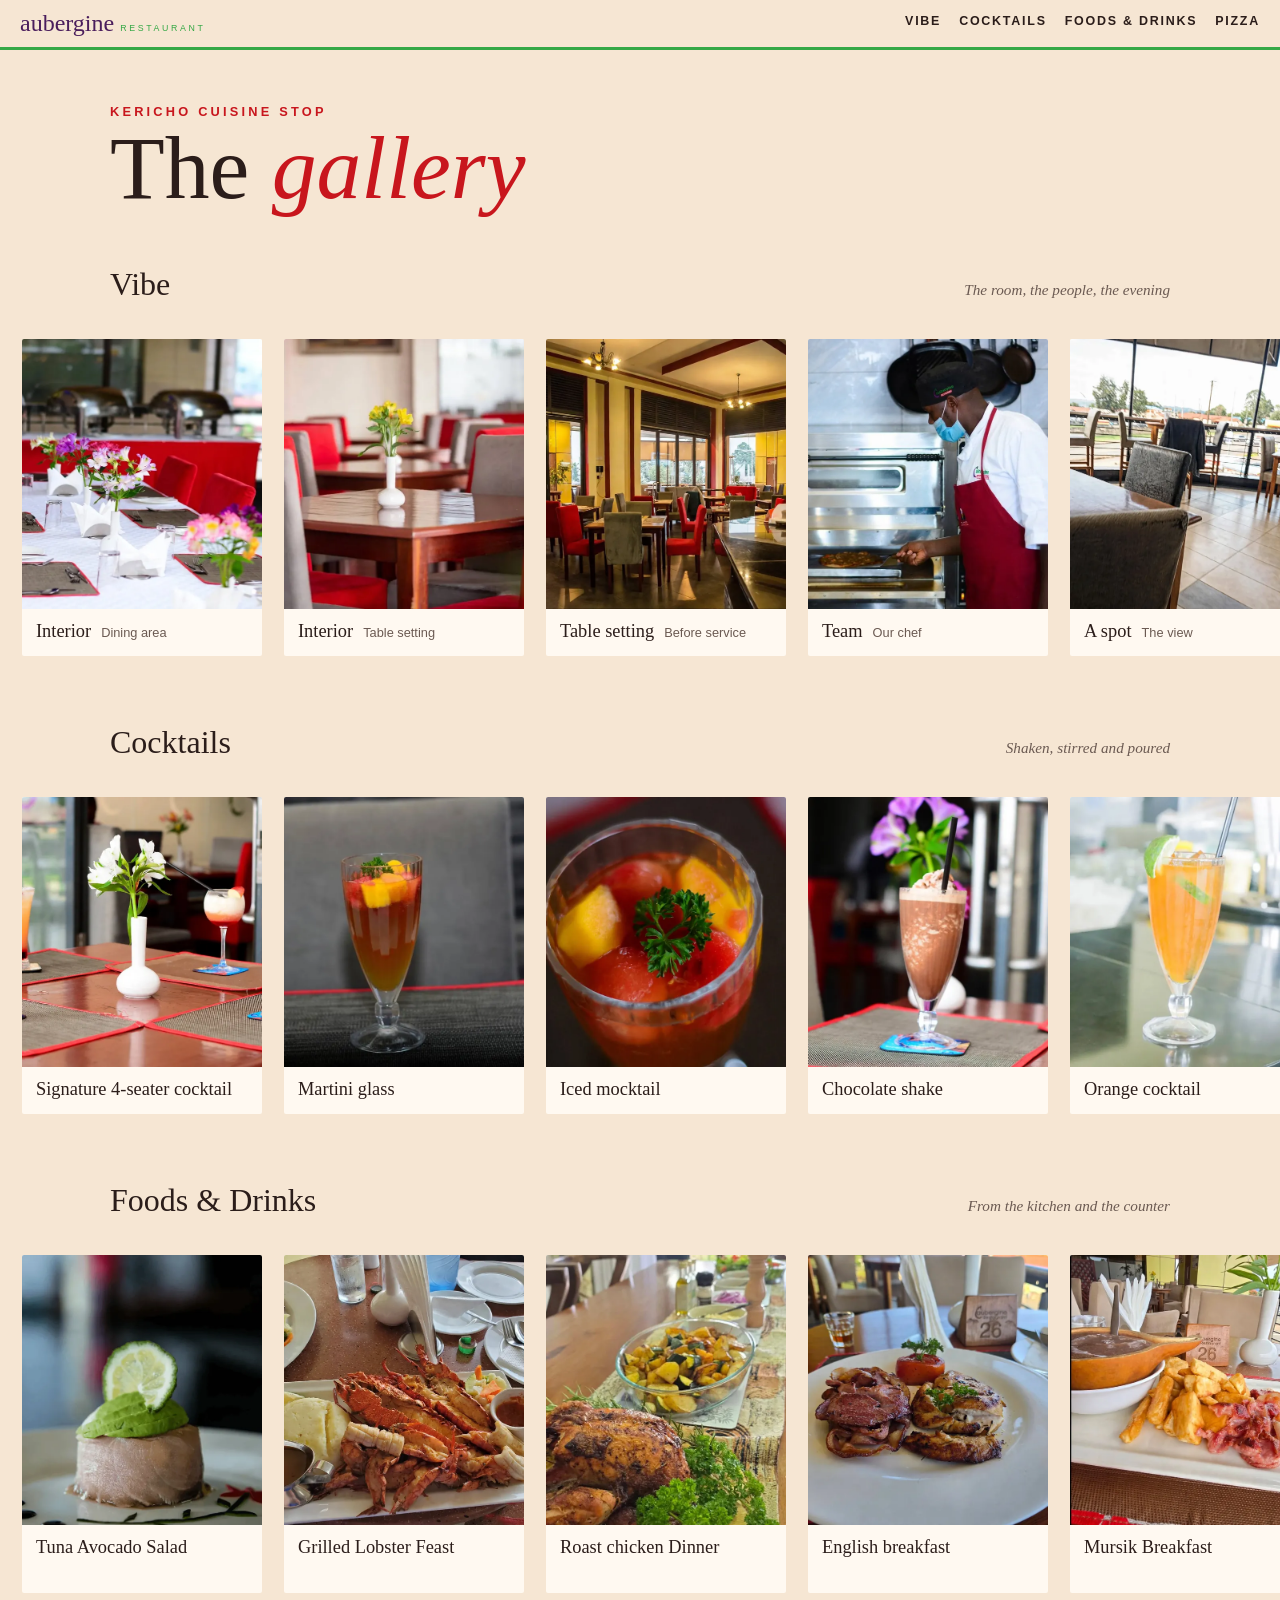
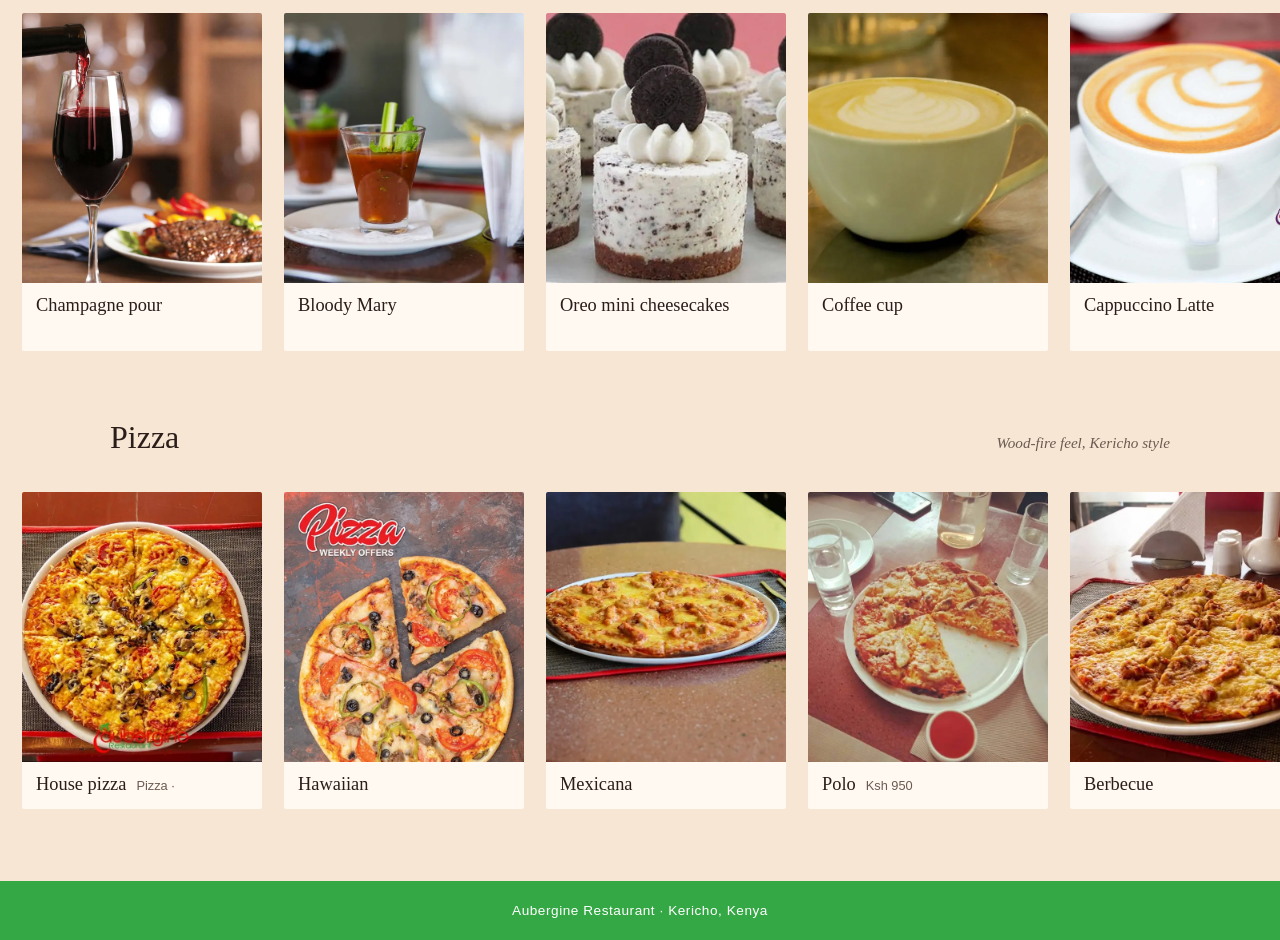
<file: aubergine-gallery.html>
<!DOCTYPE html>
<html lang="en">
<head>
<meta charset="utf-8">
<meta name="viewport" content="width=device-width, initial-scale=1, viewport-fit=cover">
<title>Aubergine Restaurant – Gallery</title>

<style>
/* ---------- COLOURS (change here) ---------- */
:root{
  --cream:#f6e6d3;   /* page background */
  --paper:#fff9f1;   /* card background */
  --ink:#2b1d1a;     /* text + card borders */
  --red:#c8161d;
  --green:#35a846;
  --mut:#6b5a52;     /* grey-brown small text */
  --card-w:240px;    /* card width */
  --photo-h:270px;   /* photo height */
  --gap:22px;        /* space between cards */
  color-scheme:light;box-sizing:border-box;
  padding-top:env(safe-area-inset-top,0px);padding-bottom:env(safe-area-inset-bottom,0px);
}
*{box-sizing:border-box}
html{scroll-padding-top:70px;scroll-behavior:smooth}
body{margin:0;background:var(--cream);color:var(--ink);font-family:Georgia,'Times New Roman',serif;overflow-x:hidden}
body::before{content:"";position:fixed;inset:0 0 auto;height:env(safe-area-inset-top,0px);background:var(--cream);z-index:30}

/* ---------- TOP BAR ---------- */
.top{position:sticky;top:env(safe-area-inset-top,0px);z-index:20;background:var(--cream);border-bottom:3px solid var(--green);display:flex;align-items:center;justify-content:space-between;gap:14px;padding:10px 20px;overflow-x:auto;white-space:nowrap}
.logo{font-size:1.5rem;color:#4a1d5c}
.logo small{font:.55rem Arial,sans-serif;color:var(--green);letter-spacing:.3em;text-transform:uppercase;margin-left:6px}
.top nav{display:flex;gap:18px}
.top a{color:var(--ink);text-decoration:none;font:bold .78rem Arial,sans-serif;letter-spacing:.14em;text-transform:uppercase;border-bottom:2px solid transparent;padding-bottom:3px}
.top a:hover{color:var(--red);border-color:var(--red)}

/* ---------- HERO ---------- */
.hero{max-width:1100px;margin:0 auto;padding:54px 20px 10px}
.hero p{margin:0 0 6px;font:bold .8rem Arial,sans-serif;letter-spacing:.25em;text-transform:uppercase;color:var(--red)}
.hero h1{margin:0;font-size:clamp(2.6rem,9vw,5.6rem);line-height:.95;font-weight:normal}
.hero h1 em{color:var(--red)}

/* ---------- SECTION HEADINGS ---------- */
section{padding:46px 0 8px}
.h{max-width:1100px;margin:0 auto 20px;padding:0 20px 10px;display:flex;align-items:baseline;gap:14px;flex-wrap:wrap}
.h i{font:bold .9rem Arial,sans-serif;color:var(--red)}
.h h2{margin:0;font-size:2rem;font-weight:normal}
.h p{margin:0 0 0 auto;font-style:italic;color:var(--mut);font-size:.95rem}

/* ---------- ROW OF CARDS (no auto-scroll: swipe or drag sideways) ---------- */
.row{overflow-x:auto;overflow-y:hidden;padding:6px 0 14px;-webkit-overflow-scrolling:touch;scrollbar-width:thin;scrollbar-color:var(--green) transparent}
.track{display:flex;width:max-content}
.set{display:flex;padding-left:var(--gap);padding-right:var(--gap)}   /* space before the first and after the last card */
.set .c:last-child{margin-right:0}

/* ---------- CARD ---------- */
.c{margin:0 var(--gap) 0 0;width:var(--card-w);flex:none;background:var(--paper);border-radius:2px;overflow:hidden}
.ph{height:var(--photo-h);display:flex;align-items:center;justify-content:center;overflow:hidden}
.ph img{width:100%;height:100%;object-fit:cover;display:block}
.slot{background:repeating-linear-gradient(135deg,#f3e2cf 0 10px,#f8ecdd 10px 20px)}
.slot span{font:bold .72rem Arial,sans-serif;letter-spacing:.2em;text-transform:uppercase;color:#a58369}
figcaption{display:grid;grid-template-columns:auto 1fr;gap:2px 10px;margin:0;padding:12px 14px 14px;align-items:baseline}
figcaption b{font:bold .8rem Arial,sans-serif;color:var(--red)}
figcaption span{font-size:1.15rem}
figcaption em{grid-column:2;font:.8rem Arial,sans-serif;color:var(--mut)}

footer{margin-top:50px;background:var(--green);color:#fff;text-align:center;padding:22px 16px;font:.85rem Arial,sans-serif;letter-spacing:.04em}

@media(max-width:600px){:root{--card-w:210px;--photo-h:240px}.h p{margin-left:0;width:100%}}
</style>
</head>
<body>

<!-- ================= TOP BAR ================= -->
<header class="top">
  <div class="logo">aubergine<small>Restaurant</small></div>
  <nav><a href="#vibe">Vibe</a><a href="#cocktails">Cocktails</a><a href="#food">Foods &amp; Drinks</a><a href="#pizza">Pizza</a></nav>
</header>

<!-- ================= HERO ================= -->
<div class="hero"><p>Kericho Cuisine Stop</p><h1>The <em>gallery</em></h1></div>


<!-- ================= 01 VIBE ================= -->
<section id="vibe">
  <div class="h"><h2>Vibe</h2><p>The room, the people, the evening</p></div>
  <div class="row"><div class="track"><div class="set">
<figure class="c"><div class="ph"><img src="public/vibe-1.webp" alt="Interior" width="600" height="675" fetchpriority="high" decoding="async"></div><figcaption><span>Interior</span><em>Dining area</em></figcaption></figure>
<figure class="c"><div class="ph"><img src="public/vibe-2.webp" alt="Bar" width="600" height="675" decoding="async"></div><figcaption><span>Interior</span><em>Table setting</em></figcaption></figure>
<figure class="c"><div class="ph"><img src="public/vibe-3.webp" alt="Table setting" width="600" height="675" decoding="async"></div><figcaption><span>Table setting</span><em>Before service</em></figcaption></figure>
<figure class="c"><div class="ph"><img src="public/vibe-4.webp" alt="Guests" width="600" height="675" loading="lazy" decoding="async"></div><figcaption><span>Team</span><em>Our chef</em></figcaption></figure>
<figure class="c"><div class="ph"><img src="public/vibe-5.webp" alt="Staff at work" width="600" height="675" loading="lazy" decoding="async"></div><figcaption><span>A spot</span><em>The view</em></figcaption></figure>
<figure class="c"><div class="ph"><img src="public/vibe-6.webp" alt="Exterior" width="600" height="675" loading="lazy" decoding="async"></div><figcaption><span>Interior</span><em>Kericho, Kenya</em></figcaption></figure>
<figure class="c"><div class="ph"><img src="public/vibe-7.webp" alt="Full 4-seater table feast" width="600" height="675" loading="lazy" decoding="async"></div><figcaption><span>Family feast</span><em>Dining area</em></figcaption></figure>
  </div></div></div>
</section>


<!-- ================= 02 COCKTAILS ================= -->
<section id="cocktails">
  <div class="h"><h2>Cocktails</h2><p>Shaken, stirred and poured</p></div>
  <div class="row"><div class="track"><div class="set">
<figure class="c"><div class="ph"><img src="public/cocktail-1.webp" alt="Signature 4-seater cocktail" width="600" height="675" loading="lazy" decoding="async"></div><figcaption><span>Signature 4-seater cocktail</span></figcaption></figure>
<figure class="c"><div class="ph"><img src="public/cocktail-2.webp" alt="Martini glass" width="600" height="675" loading="lazy" decoding="async"></div><figcaption><span>Martini glass</span></figcaption></figure>
<figure class="c"><div class="ph"><img src="public/cocktail-3.webp" alt="Iced mocktail" width="600" height="675" loading="lazy" decoding="async"></div><figcaption><span>Iced mocktail</span></figcaption></figure>
<figure class="c"><div class="ph"><img src="public/cocktail-4.webp" alt="Chocolate shake" width="600" height="675" loading="lazy" decoding="async"></div><figcaption><span>Chocolate shake</span></figcaption></figure>
<figure class="c"><div class="ph"><img src="public/cocktail-5.webp" alt="Orange cocktail" width="600" height="675" loading="lazy" decoding="async"></div><figcaption><span>Orange cocktail</span></figcaption></figure>
<figure class="c"><div class="ph"><img src="public/cocktail-6.webp" alt="On the rocks" width="600" height="675" loading="lazy" decoding="async"></div><figcaption><span>On the rocks</span></figcaption></figure>
<figure class="c"><div class="ph"><img src="public/cocktail-7.webp" alt="Red sangria cocktail" width="600" height="675" loading="lazy" decoding="async"></div><figcaption><span>Red sangria cocktail</span></figcaption></figure>
<figure class="c"><div class="ph"><img src="public/cocktail-8.webp" alt="Double layered cocktail" width="600" height="675" loading="lazy" decoding="async"></div><figcaption><span>Double layered cocktail</span></figcaption></figure>
<figure class="c"><div class="ph"><img src="public/cocktail-9.webp" alt="Layered cocktail" width="600" height="675" loading="lazy" decoding="async"></div><figcaption><span>Layered cocktail</span></figcaption></figure>
  </div></div></div>
</section>


<!-- ================= 03 FOODS & DRINKS ================= -->
<section id="food">
  <div class="h"><h2>Foods &amp; Drinks</h2><p>From the kitchen and the counter</p></div>
  <div class="row"><div class="track"><div class="set">
<figure class="c"><div class="ph"><img src="public/food-1.webp" alt="Tuna Avocado Salad" width="600" height="675" loading="lazy" decoding="async"></div><figcaption><span>Tuna Avocado Salad</span></figcaption></figure>
<figure class="c"><div class="ph"><img src="public/food-2.webp" alt="English Breakfast" width="600" height="675" loading="lazy" decoding="async"></div><figcaption><span>Grilled Lobster Feast</span></figcaption></figure>
<figure class="c"><div class="ph"><img src="public/food-3.webp" alt="Roast Chicken Dinner" width="600" height="675" loading="lazy" decoding="async"></div><figcaption><span>Roast chicken Dinner</span></figcaption></figure>
<figure class="c"><div class="ph"><img src="public/food-4.webp" alt="English breakfast" width="600" height="675" loading="lazy" decoding="async"></div><figcaption><span>English breakfast</span></figcaption></figure>
<figure class="c"><div class="ph"><img src="public/food-5.webp" alt="Mursik Breakfast" width="600" height="675" loading="lazy" decoding="async"></div><figcaption><span>Mursik Breakfast</span></figcaption></figure>
<figure class="c"><div class="ph"><img src="public/food-6.webp" alt="Grilled Lobster" width="600" height="675" loading="lazy" decoding="async"></div><figcaption><span>Grilled Lobster</span></figcaption></figure>
<figure class="c"><div class="ph"><img src="public/food-7.webp" alt="Steak &amp; rosti plate" width="600" height="675" loading="lazy" decoding="async"></div><figcaption><span>Steak &amp; rosti plate</span></figcaption></figure>
<figure class="c"><div class="ph"><img src="public/food-8.webp" alt="Chapati/wedges spread cleaned" width="600" height="675" loading="lazy" decoding="async"></div><figcaption><span>Chapati/wedges spread cleaned</span></figcaption></figure>
<figure class="c"><div class="ph"><img src="public/food-13.webp" alt="Grilled steak topped with crispy onion rings, served with vegetables, potato wedges, and sauce on a white plate. Aubergine Restaurant logo appears at the upper right. The colorful presentation feels warm and inviting." width="600" height="675" loading="lazy" decoding="async"></div><figcaption><span>Grilled seafood</span></figcaption></figure>
<figure class="c"><div class="ph"><img src="public/food-17.webp" alt="Seasoned potato wedges" width="600" height="675" loading="lazy" decoding="async"></div><figcaption><span>Seasoned potato wedges</span></figcaption></figure>
<figure class="c"><div class="ph"><img src="public/food-18.webp" alt="Steak medallions with mash" width="600" height="675" loading="lazy" decoding="async"></div><figcaption><span>Steak</span></figcaption></figure>
  </div></div></div>
  <div class="row"><div class="track"><div class="set">
    <figure class="c"><div class="ph"><img src="public/food-9.webp" alt="Champagne pour" width="600" height="675" loading="lazy" decoding="async"></div><figcaption><span>Champagne pour</span></figcaption></figure>
    <figure class="c"><div class="ph"><img src="public/food-10.webp" alt="Bloody Mary" width="600" height="675" loading="lazy" decoding="async"></div><figcaption><span>Bloody Mary</span></figcaption></figure>
    <figure class="c"><div class="ph"><img src="public/food-11.webp" alt="Oreo mini cheesecakes" width="600" height="675" loading="lazy" decoding="async"></div><figcaption><span>Oreo mini cheesecakes</span></figcaption></figure>
    <figure class="c"><div class="ph"><img src="public/food-12.webp" alt="Coffee cup" width="600" height="675" loading="lazy" decoding="async"></div><figcaption><span>Coffee cup</span></figcaption></figure>
    <figure class="c"><div class="ph"><img src="public/food-14.webp" alt="Cappuccino Latte" width="600" height="675" loading="lazy" decoding="async"></div><figcaption><span>Cappuccino Latte</span></figcaption></figure>
    <figure class="c"><div class="ph"><img src="public/food-15.webp" alt="Fresh fruit salad with Vanilla icecream" width="600" height="675" loading="lazy" decoding="async"></div><figcaption><span>Fresh fruit salad with vanilla icecream</span></figcaption></figure>
    <figure class="c"><div class="ph"><img src="public/food-16.webp" alt="Pumpkin Soup" width="600" height="675" loading="lazy" decoding="async"></div><figcaption><span>Pumpkin Soup</span></figcaption></figure>
  </div></div></div>
</section>


<!-- ================= 04 PIZZA ================= -->
<section id="pizza">
  <div class="h"><h2>Pizza</h2><p>Wood-fire feel, Kericho style</p></div>
  <div class="row"><div class="track"><div class="set">
<figure class="c"><div class="ph"><img src="public/pizza-1.webp" alt="House pizza" width="600" height="675" loading="lazy" decoding="async"></div><figcaption><span>House pizza</span><em>Pizza ·</em></figcaption></figure>
<figure class="c"><div class="ph"><img src="public/pizza-2.webp" alt="Hawaiian" width="600" height="675" loading="lazy" decoding="async"></div><figcaption><span>Hawaiian</span></figcaption></figure>
<figure class="c"><div class="ph"><img src="public/pizza-3.webp" alt="Mexicana" width="600" height="675" loading="lazy" decoding="async"></div><figcaption><span>Mexicana</span></figcaption></figure>
<figure class="c"><div class="ph"><img src="public/pizza-4.webp" alt="Polo" width="600" height="675" loading="lazy" decoding="async"></div><figcaption><span>Polo</span><em>Ksh 950</em></figcaption></figure>
<figure class="c"><div class="ph"><img src="public/pizza-5.webp" alt="Berbecue" width="600" height="675" loading="lazy" decoding="async"></div><figcaption><span>Berbecue</span></figcaption></figure>
<figure class="c"><div class="ph"><img src="public/pizza-6.webp" alt="Pepperoni" width="600" height="675" loading="lazy" decoding="async"></div><figcaption><span>Pepperoni</span></figcaption></figure>
  </div></div></div>
</section>

<footer>Aubergine Restaurant · Kericho, Kenya</footer>


<!-- ================= SCRIPT (no need to edit) =================
  If a photo file is missing, shows the "Photo slot" box instead -->
<script>
function slot(img){var p=img.parentNode;p.classList.add('slot');p.innerHTML='<span>Photo slot</span>';}
document.querySelectorAll('.ph img').forEach(function(img){
  img.addEventListener('error',function(){slot(img)});
  if(img.complete&&!img.naturalWidth)slot(img);
});
</script>
</body>
</html>
</file>
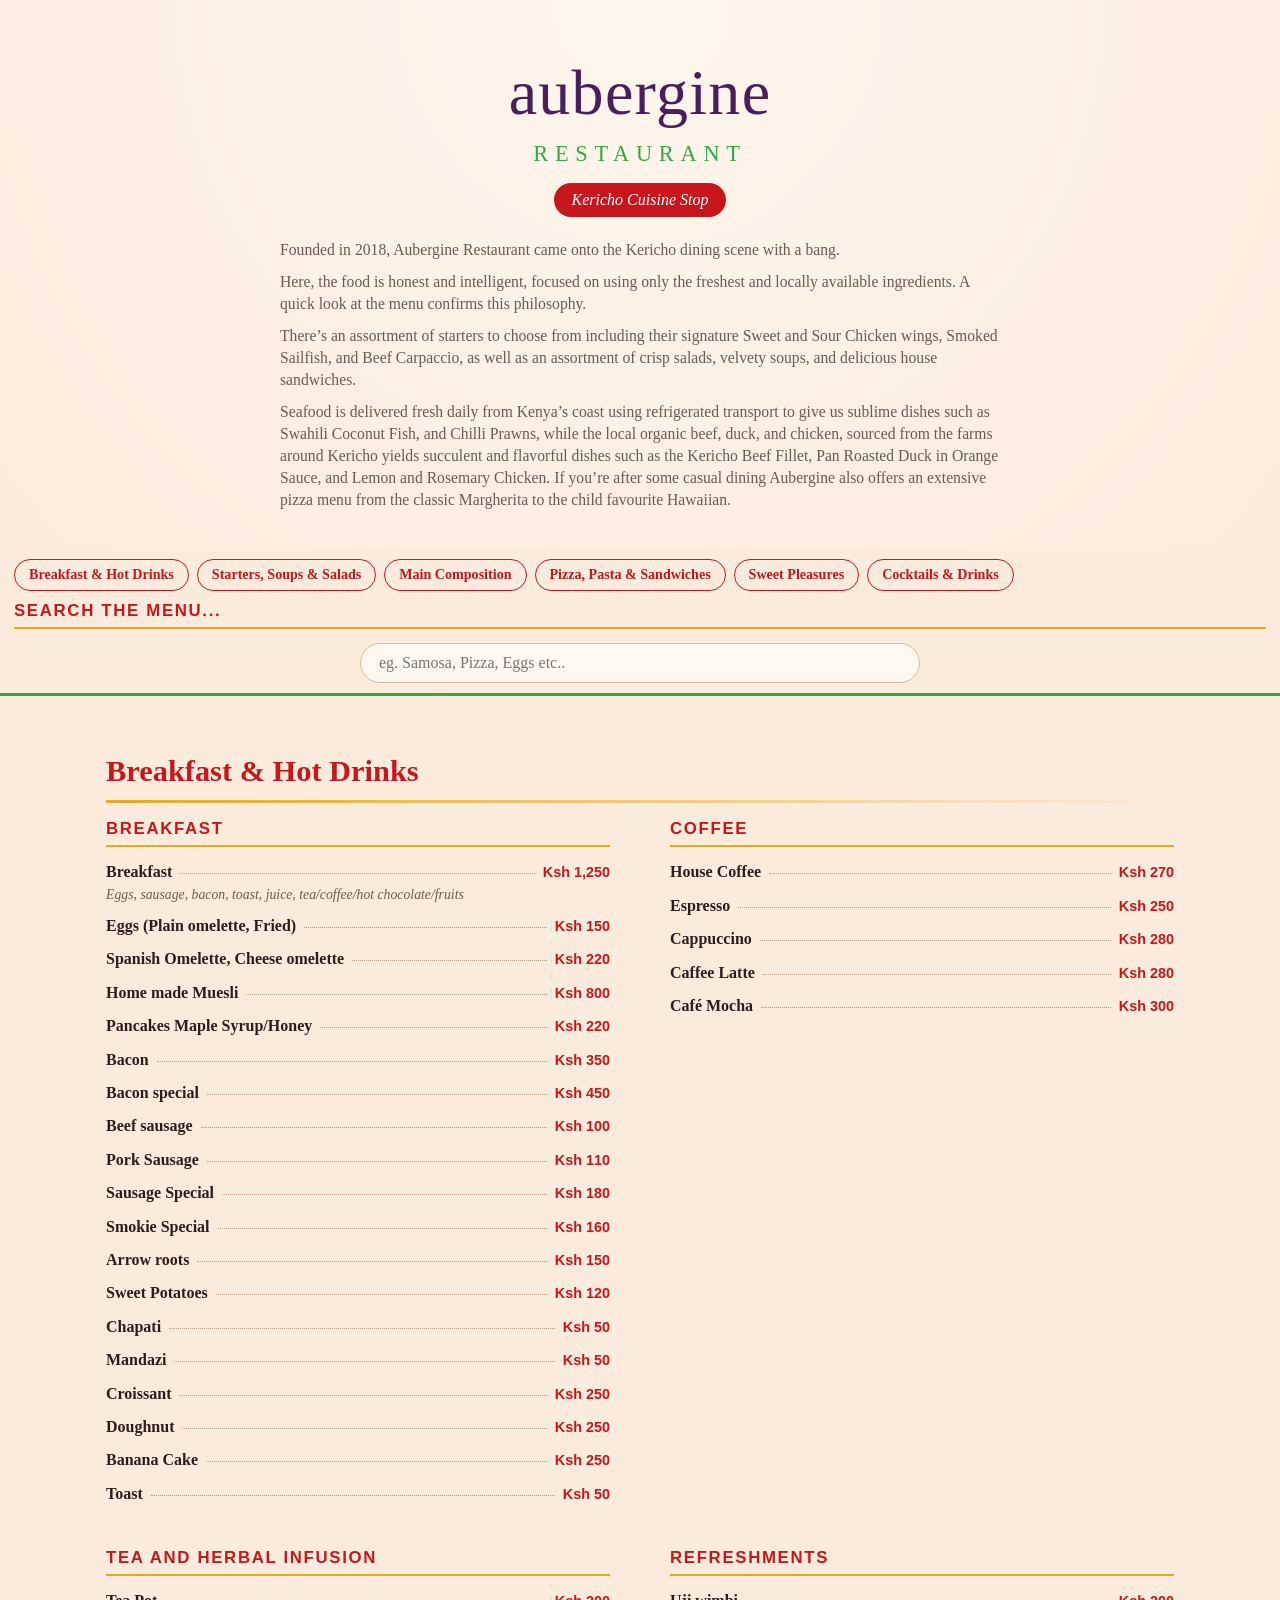
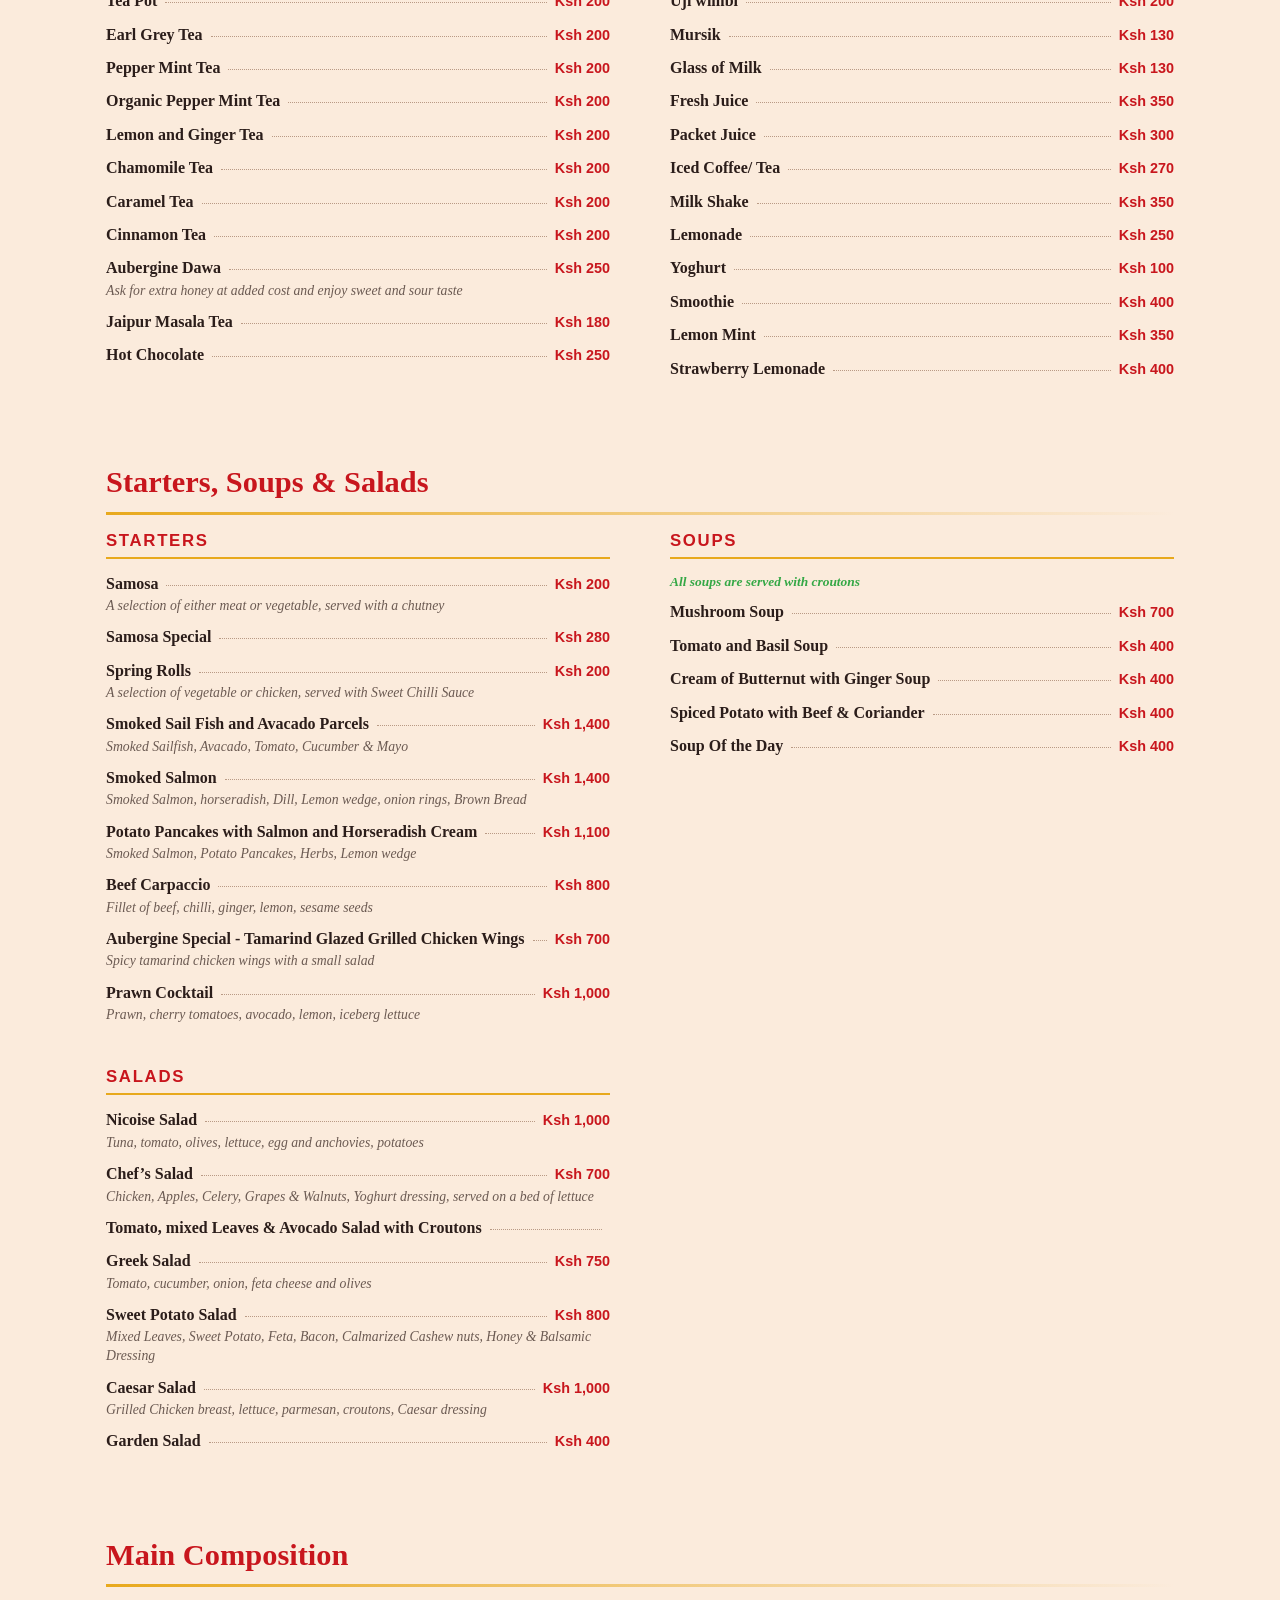
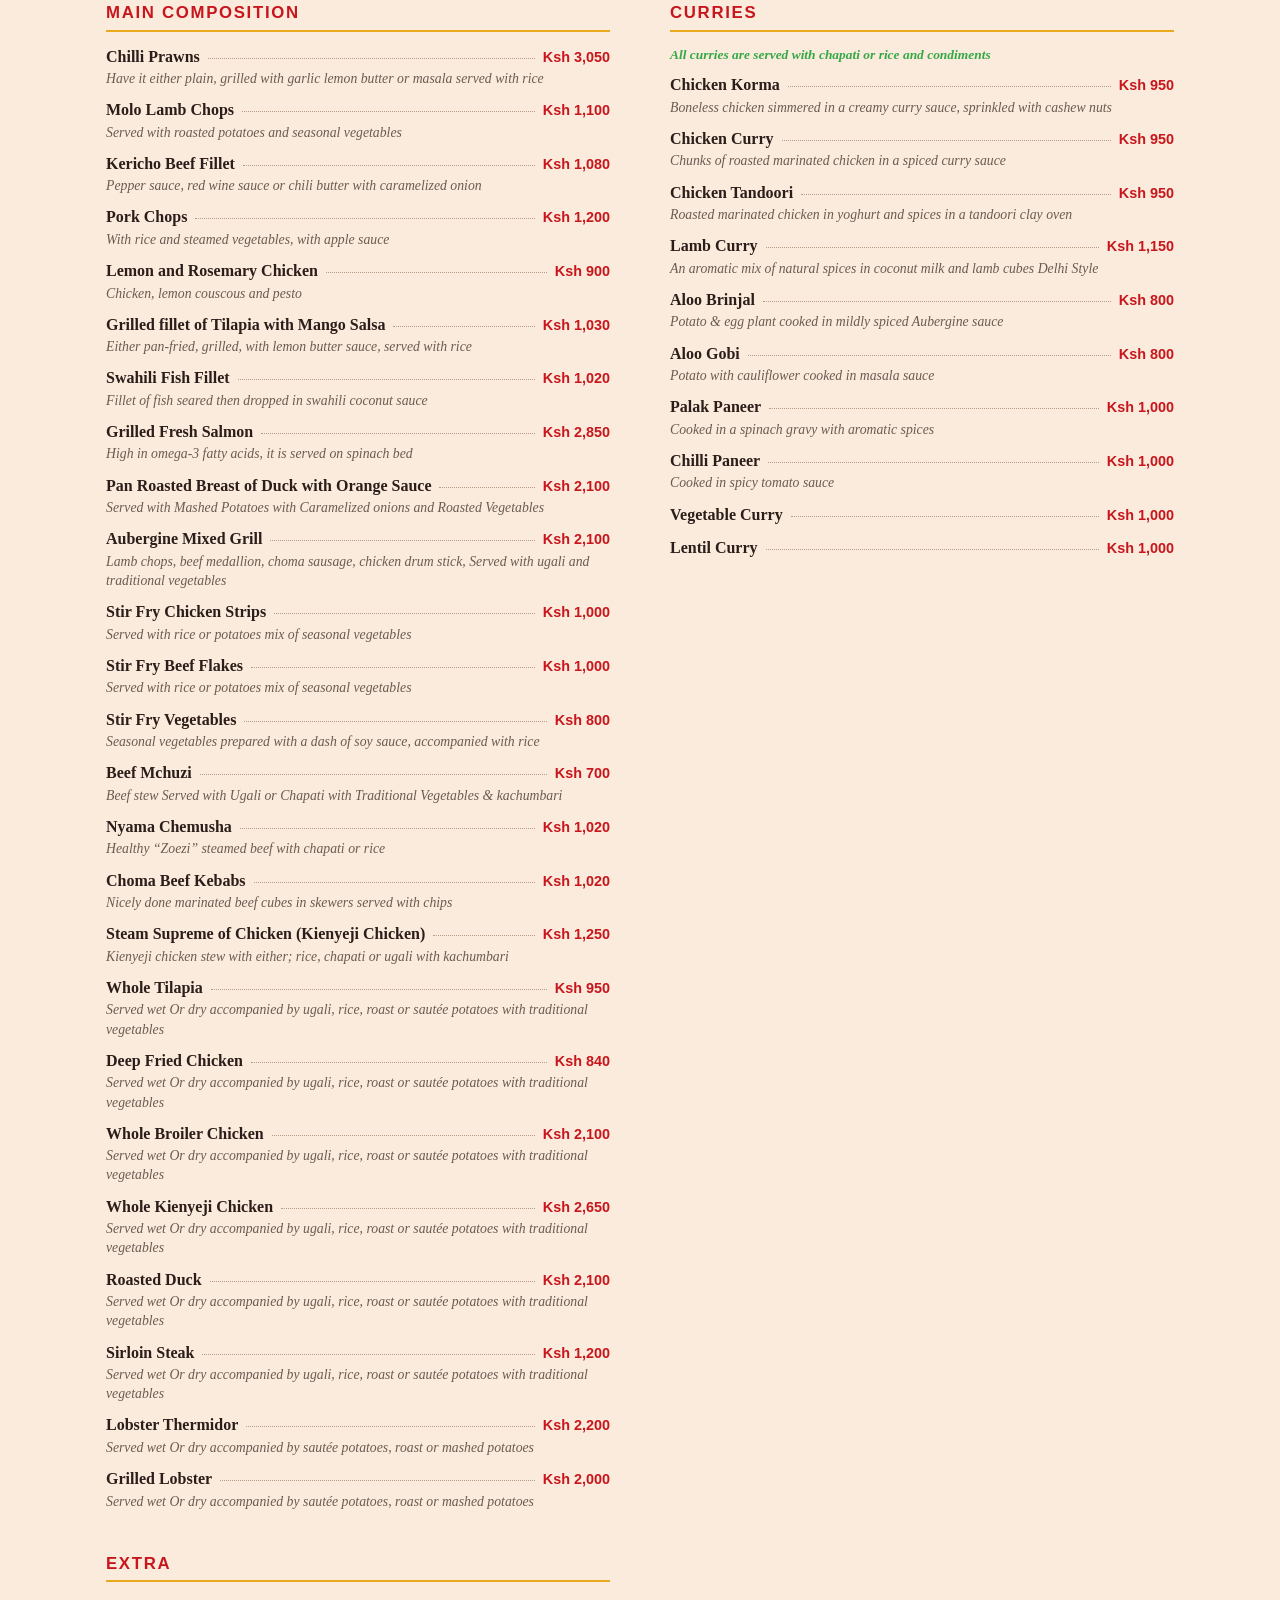
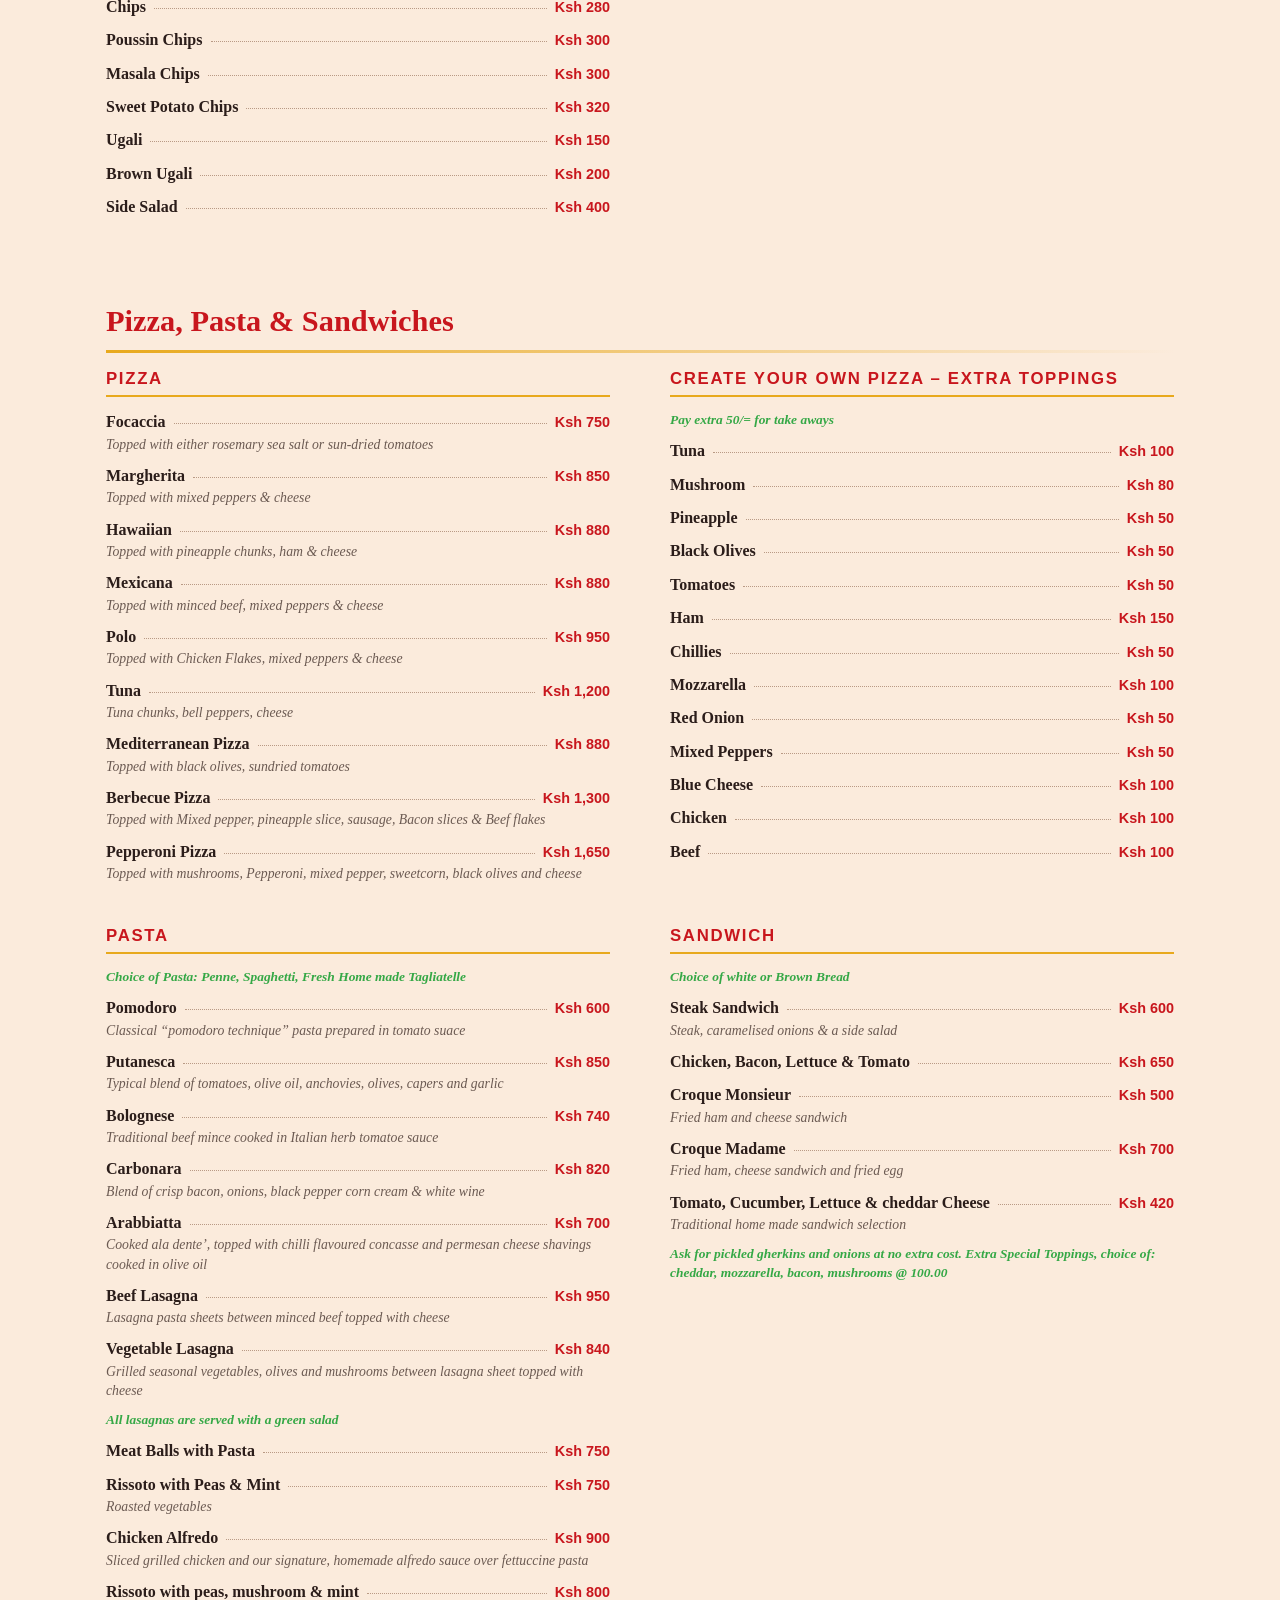
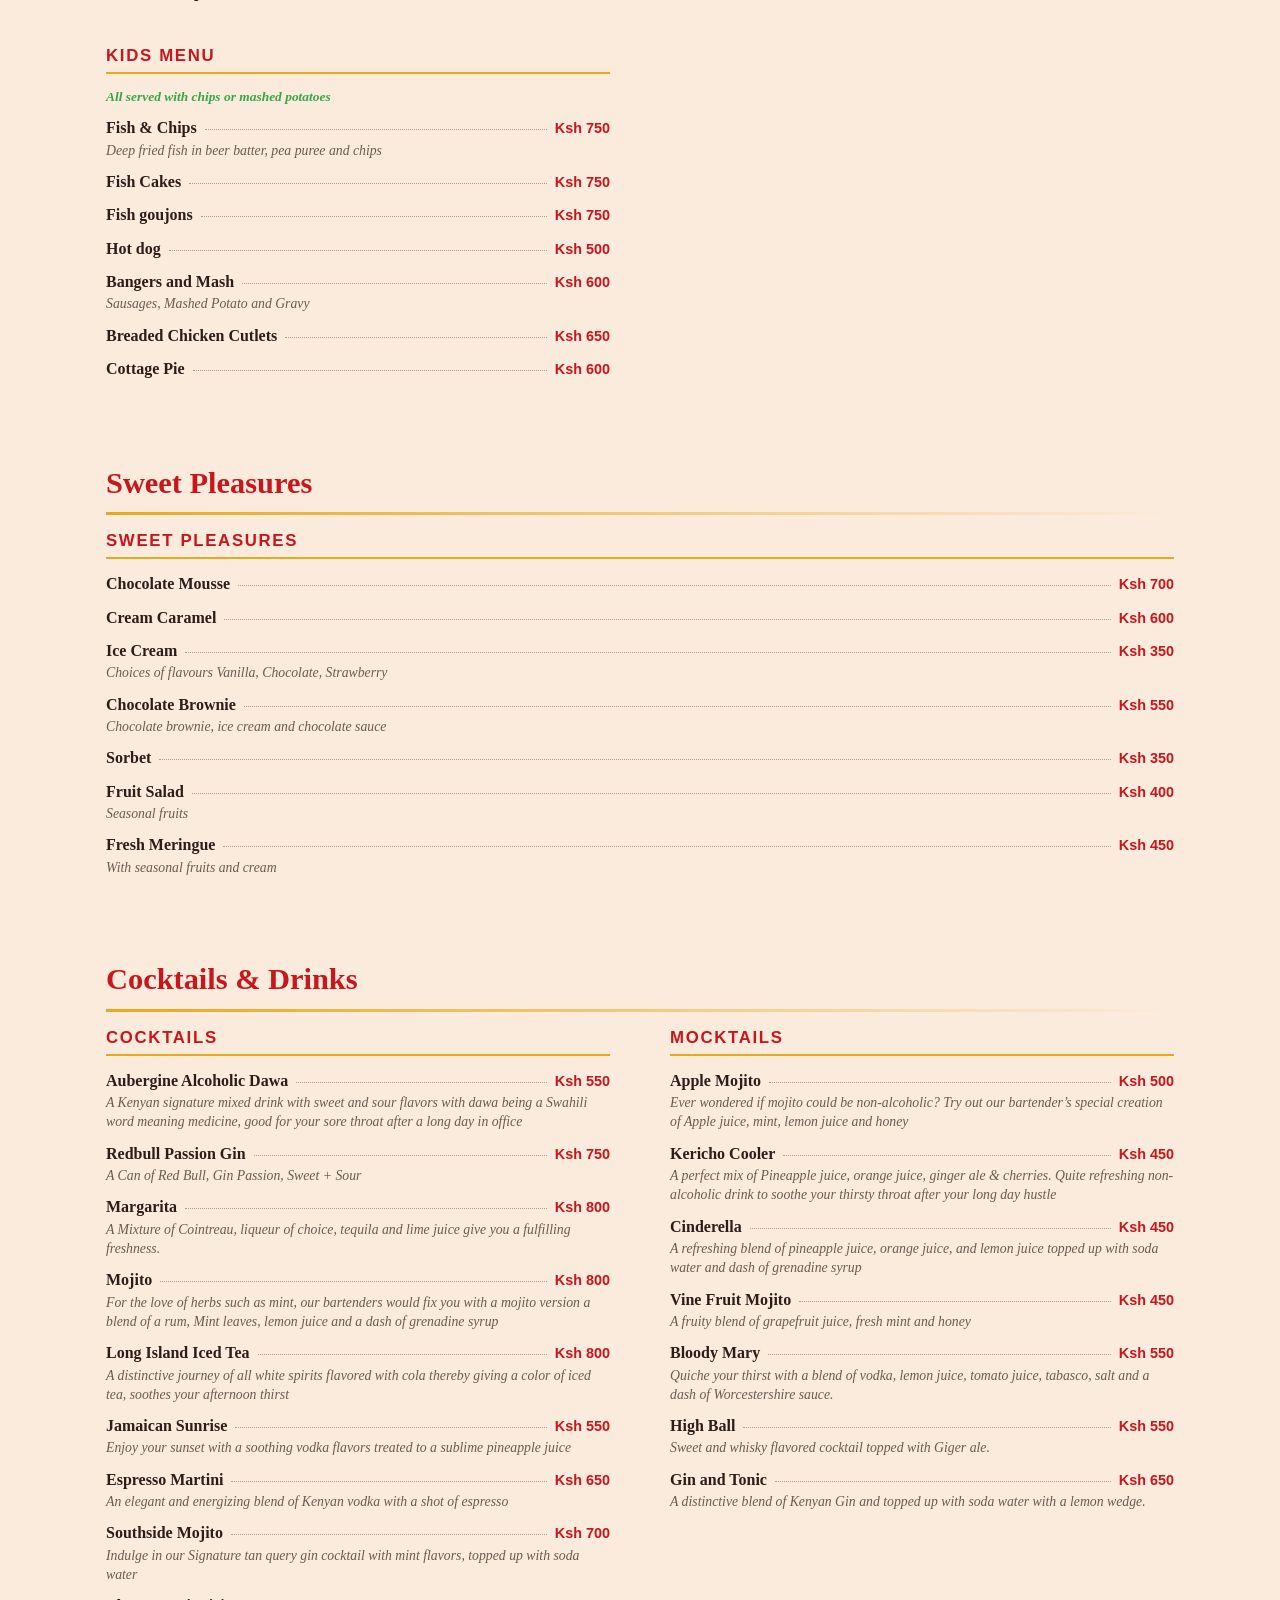
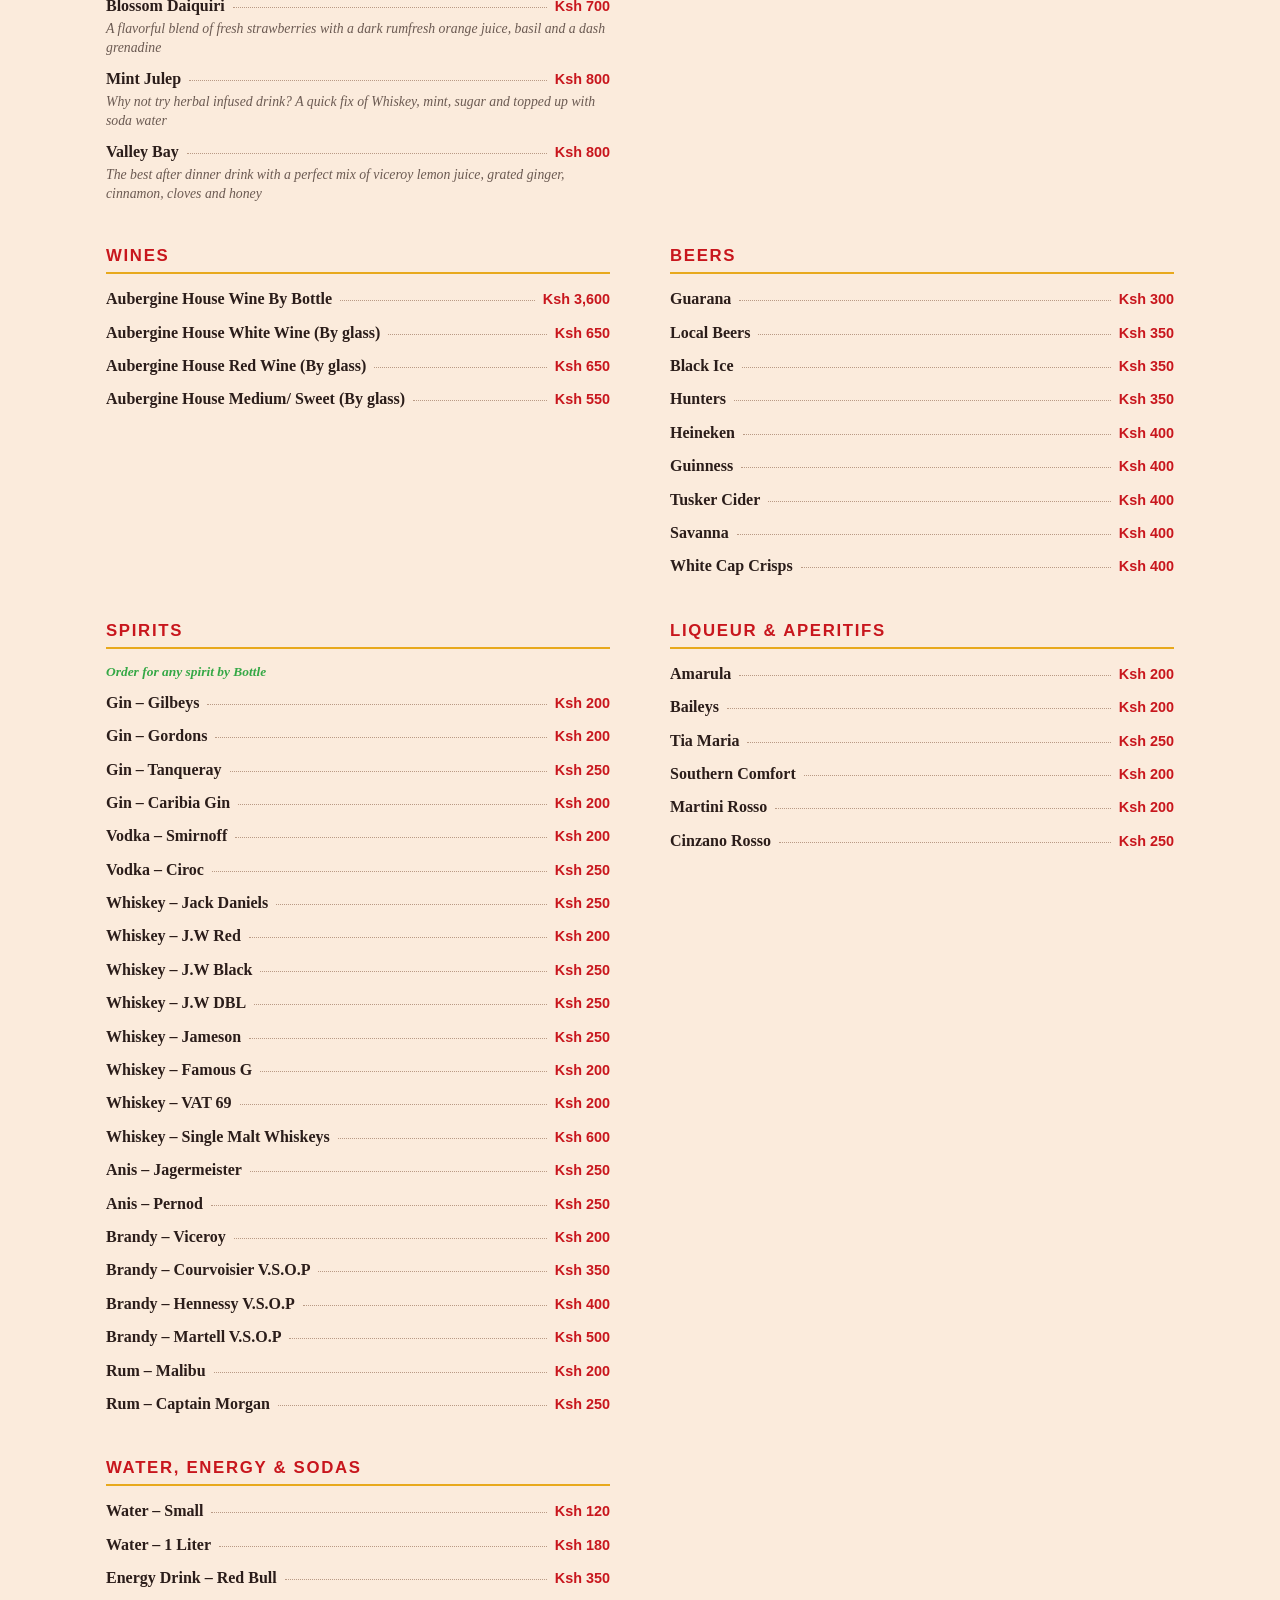
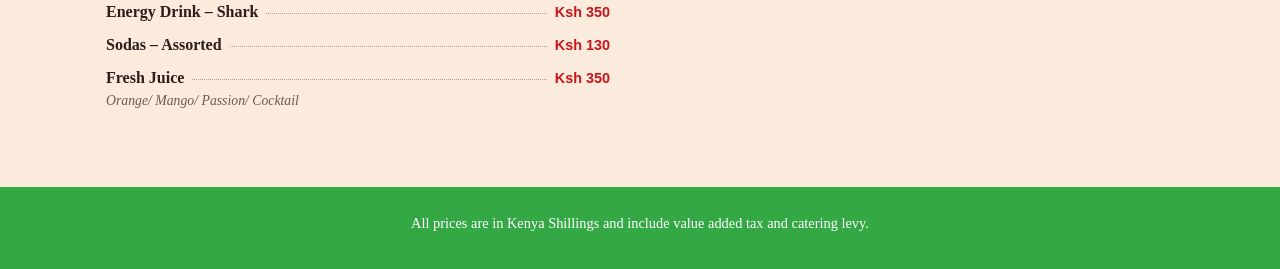
<file: aubergine-menu.html>
<!DOCTYPE html>
<html lang="en"><head><meta charset="utf-8">
<meta name="viewport" content="width=device-width, initial-scale=1, viewport-fit=cover">
<title>Aubergine Restaurant – Menu</title>
<style>
:root{color-scheme:light;box-sizing:border-box;padding-top:env(safe-area-inset-top,0px);padding-bottom:env(safe-area-inset-bottom,0px);--cream:#fbebdc;--cream2:#f7dfcb;--ink:#2b1d1a;--red:#c8161d;--green:#35a846;--gold:#e8a91d;--mut:#6b5a52}
html{scroll-padding-top:130px;scroll-behavior:smooth}
*{box-sizing:border-box}
body{margin:0;background:var(--cream);color:var(--ink);font-family:Georgia,'Times New Roman',serif;line-height:1.4}
body::before{content:"";position:fixed;inset:0 0 auto;height:env(safe-area-inset-top,0px);background:var(--cream);z-index:10}
header{text-align:center;padding:48px 20px 28px;background:radial-gradient(circle at 50% 0,#fff6ec,var(--cream))}
.logo{font-size:clamp(2.4rem,8vw,4rem);color:#4a1d5c;letter-spacing:.02em}
.logo small{display:block;font-size:.35em;color:var(--green);letter-spacing:.3em;text-transform:uppercase}
.tag{display:inline-block;margin-top:14px;background:var(--red);color:#fff;padding:6px 18px;border-radius:30px;font-style:italic}
.intro{max-width:720px;margin:22px auto 0;color:var(--mut);font-size:.98rem;text-align:left}
.intro p{margin:0 0 10px}
#bar{position:sticky;top:env(safe-area-inset-top,0px);z-index:20;background:var(--cream);border-bottom:3px solid var(--green)}
[hidden]{display:none!important}
#sw{padding:0 14px 10px}
#q{width:100%;max-width:560px;display:block;margin:0 auto;font:1rem Georgia,serif;color:var(--ink);background:#fff8f0;border:1.5px solid #d9b99f;border-radius:30px;padding:10px 18px;outline:none}
#q:focus{border-color:var(--red)}
#none{text-align:center;color:var(--mut);padding:40px 0;font-style:italic}
nav{display:flex;gap:8px;overflow-x:auto;padding:10px 14px;white-space:nowrap}
nav a{flex:none;text-decoration:none;color:var(--red);border:1.5px solid var(--red);border-radius:30px;padding:5px 14px;font-size:.88rem;font-weight:bold}
nav a:hover{background:var(--red);color:#fff}
main{max-width:1100px;margin:0 auto;padding:10px 16px 40px}
h2{font-size:1.9rem;color:var(--red);margin:44px 0 16px;padding-bottom:8px;border-bottom:3px solid;border-image:linear-gradient(90deg,var(--gold),transparent) 1}
.grid{display:grid;grid-template-columns:repeat(auto-fit,minmax(320px,1fr));gap:6px 60px;align-items:start}
.card{margin-bottom:26px}
h3{margin:0 0 14px;color:var(--red);font:bold 1.05rem/1.2 Arial,sans-serif;letter-spacing:.1em;text-transform:uppercase;padding-bottom:6px;border-bottom:2px solid var(--gold)}
.it{margin:0 0 11px}
.r{display:flex;align-items:baseline;gap:8px;font-weight:bold}
.r i{flex:1;border-bottom:1.5px dotted #b99a85;transform:translateY(-3px)}
.r b{color:var(--red);white-space:nowrap;font-family:Arial,sans-serif;font-size:.9rem}
.d{font-size:.86rem;color:var(--mut);font-style:italic;margin-top:1px}
.note{font-size:.84rem;font-style:italic;color:var(--green);font-weight:bold;margin:2px 0 10px}
footer{text-align:center;padding:26px 16px 36px;color:#fff;background:var(--green);font-size:.9rem}
</style></head><body>
<header><div class="logo">aubergine<small>Restaurant</small></div><div class="tag">Kericho Cuisine Stop</div>
<div class="intro"><p>Founded in 2018, Aubergine Restaurant came onto the Kericho dining scene with a bang.</p>
<p>Here, the food is honest and intelligent, focused on using only the freshest and locally available ingredients. A quick look at the menu confirms this philosophy.</p>
<p>There’s an assortment of starters to choose from including their signature Sweet and Sour Chicken wings, Smoked Sailfish, and Beef Carpaccio, as well as an assortment of crisp salads, velvety soups, and delicious house sandwiches.</p>
<p>Seafood is delivered fresh daily from Kenya’s coast using refrigerated transport to give us sublime dishes such as Swahili Coconut Fish, and Chilli Prawns, while the local organic beef, duck, and chicken, sourced from the farms around Kericho yields succulent and flavorful dishes such as the Kericho Beef Fillet, Pan Roasted Duck in Orange Sauce, and Lemon and Rosemary Chicken. If you’re after some casual dining Aubergine also offers an extensive pizza menu from the classic Margherita to the child favourite Hawaiian.</p></div></header>
<div id="bar"><nav id="nav"></nav><div id="sw"><h3>Search the Menu...</h3><input id="q" type="search" placeholder="eg. Samosa, Pizza, Eggs etc.." aria-label="Search the menu"></div></div><main id="m"></main>
<footer>All prices are in Kenya Shillings and include value added tax and catering levy.</footer>
<script>
const FALLBACK=`@Breakfast & Hot Drinks
#Breakfast
Breakfast|Eggs, sausage, bacon, toast, juice, tea/coffee/hot chocolate/fruits|1,250
Eggs (Plain omelette, Fried)|150
Spanish Omelette, Cheese omelette|220
Home made Muesli|800
Pancakes Maple Syrup/Honey|220
Bacon|350
Bacon special|450
Beef sausage|100
Pork Sausage|110
Sausage Special|180
Smokie Special|160
Arrow roots|150
Sweet Potatoes|120
Chapati|50
Mandazi|50
Croissant|250
Doughnut|250
Banana Cake|250
Toast|50
#Coffee
House Coffee|270
Espresso|250
Cappuccino|280
Caffee Latte|280
Café Mocha|300
#Tea and Herbal Infusion
Tea Pot|200
Earl Grey Tea|200
Pepper Mint Tea|200
Organic Pepper Mint Tea|200
Lemon and Ginger Tea|200
Chamomile Tea|200
Caramel Tea|200
Cinnamon Tea|200
Aubergine Dawa|Ask for extra honey at added cost and enjoy sweet and sour taste|250
Jaipur Masala Tea|180
Hot Chocolate|250
#Refreshments
Uji wimbi|200
Mursik|130
Glass of Milk|130
Fresh Juice|350
Packet Juice|300
Iced Coffee/ Tea|270
Milk Shake|350
Lemonade|250
Yoghurt|100
Smoothie|400
Lemon Mint|350
Strawberry Lemonade|400
@Starters, Soups & Salads
#Starters
Samosa|A selection of either meat or vegetable, served with a chutney|200
Samosa Special|280
Spring Rolls|A selection of vegetable or chicken, served with Sweet Chilli Sauce|200
Smoked Sail Fish and Avacado Parcels|Smoked Sailfish, Avacado, Tomato, Cucumber & Mayo|1,400
Smoked Salmon|Smoked Salmon, horseradish, Dill, Lemon wedge, onion rings, Brown Bread|1,400
Potato Pancakes with Salmon and Horseradish Cream|Smoked Salmon, Potato Pancakes, Herbs, Lemon wedge|1,100
Beef Carpaccio|Fillet of beef, chilli, ginger, lemon, sesame seeds|800
Aubergine Special - Tamarind Glazed Grilled Chicken Wings|Spicy tamarind chicken wings with a small salad|700
Prawn Cocktail|Prawn, cherry tomatoes, avocado, lemon, iceberg lettuce|1,000
#Soups
~All soups are served with croutons
Mushroom Soup|700
Tomato and Basil Soup|400
Cream of Butternut with Ginger Soup|400
Spiced Potato with Beef & Coriander|400
Soup Of the Day|400
#Salads
Nicoise Salad|Tuna, tomato, olives, lettuce, egg and anchovies, potatoes|1,000
Chef’s Salad|Chicken, Apples, Celery, Grapes & Walnuts, Yoghurt dressing, served on a bed of lettuce|700
Tomato, mixed Leaves & Avocado Salad with Croutons|
Greek Salad|Tomato, cucumber, onion, feta cheese and olives|750
Sweet Potato Salad|Mixed Leaves, Sweet Potato, Feta, Bacon, Calmarized Cashew nuts, Honey & Balsamic Dressing|800
Caesar Salad|Grilled Chicken breast, lettuce, parmesan, croutons, Caesar dressing|1,000
Garden Salad|400
@Main Composition
#Main Composition
Chilli Prawns|Have it either plain, grilled with garlic lemon butter or masala served with rice|3,050
Molo Lamb Chops|Served with roasted potatoes and seasonal vegetables|1,100
Kericho Beef Fillet|Pepper sauce, red wine sauce or chili butter with caramelized onion|1,080
Pork Chops|With rice and steamed vegetables, with apple sauce|1,200
Lemon and Rosemary Chicken|Chicken, lemon couscous and pesto|900
Grilled fillet of Tilapia with Mango Salsa|Either pan-fried, grilled, with lemon butter sauce, served with rice|1,030
Swahili Fish Fillet|Fillet of fish seared then dropped in swahili coconut sauce|1,020
Grilled Fresh Salmon|High in omega-3 fatty acids, it is served on spinach bed|2,850
Pan Roasted Breast of Duck with Orange Sauce|Served with Mashed Potatoes with Caramelized onions and Roasted Vegetables|2,100
Aubergine Mixed Grill|Lamb chops, beef medallion, choma sausage, chicken drum stick, Served with ugali and traditional vegetables|2,100
Stir Fry Chicken Strips|Served with rice or potatoes mix of seasonal vegetables|1,000
Stir Fry Beef Flakes|Served with rice or potatoes mix of seasonal vegetables|1,000
Stir Fry Vegetables|Seasonal vegetables prepared with a dash of soy sauce, accompanied with rice|800
Beef Mchuzi|Beef stew Served with Ugali or Chapati with Traditional Vegetables & kachumbari|700
Nyama Chemusha|Healthy “Zoezi” steamed beef with chapati or rice|1,020
Choma Beef Kebabs|Nicely done marinated beef cubes in skewers served with chips|1,020
Steam Supreme of Chicken (Kienyeji Chicken)|Kienyeji chicken stew with either; rice, chapati or ugali with kachumbari|1,250
Whole Tilapia|Served wet Or dry accompanied by ugali, rice, roast or sautée potatoes with traditional vegetables|950
Deep Fried Chicken|Served wet Or dry accompanied by ugali, rice, roast or sautée potatoes with traditional vegetables|840
Whole Broiler Chicken|Served wet Or dry accompanied by ugali, rice, roast or sautée potatoes with traditional vegetables|2,100
Whole Kienyeji Chicken|Served wet Or dry accompanied by ugali, rice, roast or sautée potatoes with traditional vegetables|2,650
Roasted Duck|Served wet Or dry accompanied by ugali, rice, roast or sautée potatoes with traditional vegetables|2,100
Sirloin Steak|Served wet Or dry accompanied by ugali, rice, roast or sautée potatoes with traditional vegetables|1,200
Lobster Thermidor|Served wet Or dry accompanied by sautée potatoes, roast or mashed potatoes|2,200
Grilled Lobster|Served wet Or dry accompanied by sautée potatoes, roast or mashed potatoes|2,000
#Curries
~All curries are served with chapati or rice and condiments
Chicken Korma|Boneless chicken simmered in a creamy curry sauce, sprinkled with cashew nuts|950
Chicken Curry|Chunks of roasted marinated chicken in a spiced curry sauce|950
Chicken Tandoori|Roasted marinated chicken in yoghurt and spices in a tandoori clay oven|950
Lamb Curry|An aromatic mix of natural spices in coconut milk and lamb cubes Delhi Style|1,150
Aloo Brinjal|Potato & egg plant cooked in mildly spiced Aubergine sauce|800
Aloo Gobi|Potato with cauliflower cooked in masala sauce|800
Palak Paneer|Cooked in a spinach gravy with aromatic spices|1,000
Chilli Paneer|Cooked in spicy tomato sauce|1,000
Vegetable Curry|1,000
Lentil Curry|1,000
#Extra
Chips|280
Poussin Chips|300
Masala Chips|300
Sweet Potato Chips|320
Ugali|150
Brown Ugali|200
Side Salad|400
@Pizza, Pasta & Sandwiches
#Pizza
Focaccia|Topped with either rosemary sea salt or sun-dried tomatoes|750
Margherita|Topped with mixed peppers & cheese|850
Hawaiian|Topped with pineapple chunks, ham & cheese|880
Mexicana|Topped with minced beef, mixed peppers & cheese|880
Polo|Topped with Chicken Flakes, mixed peppers & cheese|950
Tuna|Tuna chunks, bell peppers, cheese|1,200
Mediterranean Pizza|Topped with black olives, sundried tomatoes|880
Berbecue Pizza|Topped with Mixed pepper, pineapple slice, sausage, Bacon slices & Beef flakes|1,300
Pepperoni Pizza|Topped with mushrooms, Pepperoni, mixed pepper, sweetcorn, black olives and cheese|1,650
#Create Your Own Pizza – Extra Toppings
~Pay extra 50/= for take aways
Tuna|100
Mushroom|80
Pineapple|50
Black Olives|50
Tomatoes|50
Ham|150
Chillies|50
Mozzarella|100
Red Onion|50
Mixed Peppers|50
Blue Cheese|100
Chicken|100
Beef|100
#Pasta
~Choice of Pasta: Penne, Spaghetti, Fresh Home made Tagliatelle
Pomodoro|Classical “pomodoro technique” pasta prepared in tomato suace|600
Putanesca|Typical blend of tomatoes, olive oil, anchovies, olives, capers and garlic|850
Bolognese|Traditional beef mince cooked in Italian herb tomatoe sauce|740
Carbonara|Blend of crisp bacon, onions, black pepper corn cream & white wine|820
Arabbiatta|Cooked ala dente’, topped with chilli flavoured concasse and permesan cheese shavings cooked in olive oil|700
Beef Lasagna|Lasagna pasta sheets between minced beef topped with cheese|950
Vegetable Lasagna|Grilled seasonal vegetables, olives and mushrooms between lasagna sheet topped with cheese|840
~All lasagnas are served with a green salad
Meat Balls with Pasta|750
Rissoto with Peas & Mint|Roasted vegetables|750
Chicken Alfredo|Sliced grilled chicken and our signature, homemade alfredo sauce over fettuccine pasta|900
Rissoto with peas, mushroom & mint|800
#Sandwich
~Choice of white or Brown Bread
Steak Sandwich|Steak, caramelised onions & a side salad|600
Chicken, Bacon, Lettuce & Tomato|650
Croque Monsieur|Fried ham and cheese sandwich|500
Croque Madame|Fried ham, cheese sandwich and fried egg|700
Tomato, Cucumber, Lettuce & cheddar Cheese|Traditional home made sandwich selection|420
~Ask for pickled gherkins and onions at no extra cost. Extra Special Toppings, choice of: cheddar, mozzarella, bacon, mushrooms @ 100.00
#Kids Menu
~All served with chips or mashed potatoes
Fish & Chips|Deep fried fish in beer batter, pea puree and chips|750
Fish Cakes|750
Fish goujons|750
Hot dog|500
Bangers and Mash|Sausages, Mashed Potato and Gravy|600
Breaded Chicken Cutlets|650
Cottage Pie|600
@Sweet Pleasures
#Sweet Pleasures
Chocolate Mousse|700
Cream Caramel|600
Ice Cream|Choices of flavours Vanilla, Chocolate, Strawberry|350
Chocolate Brownie|Chocolate brownie, ice cream and chocolate sauce|550
Sorbet|350
Fruit Salad|Seasonal fruits|400
Fresh Meringue|With seasonal fruits and cream|450
@Cocktails & Drinks
#Cocktails
Aubergine Alcoholic Dawa|A Kenyan signature mixed drink with sweet and sour flavors with dawa being a Swahili word meaning medicine, good for your sore throat after a long day in office|550
Redbull Passion Gin|A Can of Red Bull, Gin Passion, Sweet + Sour|750
Margarita|A Mixture of Cointreau, liqueur of choice, tequila and lime juice give you a fulfilling freshness.|800
Mojito|For the love of herbs such as mint, our bartenders would fix you with a mojito version a blend of a rum, Mint leaves, lemon juice and a dash of grenadine syrup|800
Long Island Iced Tea|A distinctive journey of all white spirits flavored with cola thereby giving a color of iced tea, soothes your afternoon thirst|800
Jamaican Sunrise|Enjoy your sunset with a soothing vodka flavors treated to a sublime pineapple juice|550
Espresso Martini|An elegant and energizing blend of Kenyan vodka with a shot of espresso|650
Southside Mojito|Indulge in our Signature tan query gin cocktail with mint flavors, topped up with soda water|700
Blossom Daiquiri|A flavorful blend of fresh strawberries with a dark rumfresh orange juice, basil and a dash grenadine|700
Mint Julep|Why not try herbal infused drink? A quick fix of Whiskey, mint, sugar and topped up with soda water|800
Valley Bay|The best after dinner drink with a perfect mix of viceroy lemon juice, grated ginger, cinnamon, cloves and honey|800
#Mocktails
Apple Mojito|Ever wondered if mojito could be non-alcoholic? Try out our bartender’s special creation of Apple juice, mint, lemon juice and honey|500
Kericho Cooler|A perfect mix of Pineapple juice, orange juice, ginger ale & cherries. Quite refreshing non-alcoholic drink to soothe your thirsty throat after your long day hustle|450
Cinderella|A refreshing blend of pineapple juice, orange juice, and lemon juice topped up with soda water and dash of grenadine syrup|450
Vine Fruit Mojito|A fruity blend of grapefruit juice, fresh mint and honey|450
Bloody Mary|Quiche your thirst with a blend of vodka, lemon juice, tomato juice, tabasco, salt and a dash of Worcestershire sauce.|550
High Ball|Sweet and whisky flavored cocktail topped with Giger ale.|550
Gin and Tonic|A distinctive blend of Kenyan Gin and topped up with soda water with a lemon wedge.|650
#Wines
Aubergine House Wine By Bottle|3,600
Aubergine House White Wine (By glass)|650
Aubergine House Red Wine (By glass)|650
Aubergine House Medium/ Sweet (By glass)|550
#Beers
Guarana|300
Local Beers|350
Black Ice|350
Hunters|350
Heineken|400
Guinness|400
Tusker Cider|400
Savanna|400
White Cap Crisps|400
#Spirits
~Order for any spirit by Bottle
Gin – Gilbeys|200
Gin – Gordons|200
Gin – Tanqueray|250
Gin – Caribia Gin|200
Vodka – Smirnoff|200
Vodka – Ciroc|250
Whiskey – Jack Daniels|250
Whiskey – J.W Red|200
Whiskey – J.W Black|250
Whiskey – J.W DBL|250
Whiskey – Jameson|250
Whiskey – Famous G|200
Whiskey – VAT 69|200
Whiskey – Single Malt Whiskeys|600
Anis – Jagermeister|250
Anis – Pernod|250
Brandy – Viceroy|200
Brandy – Courvoisier V.S.O.P|350
Brandy – Hennessy V.S.O.P|400
Brandy – Martell V.S.O.P|500
Rum – Malibu|200
Rum – Captain Morgan|250
#Liqueur & Aperitifs
Amarula|200
Baileys|200
Tia Maria|250
Southern Comfort|200
Martini Rosso|200
Cinzano Rosso|250
#Water, Energy & Sodas
Water – Small|120
Water – 1 Liter|180
Energy Drink – Red Bull|350
Energy Drink – Shark|350
Sodas – Assorted|130
Fresh Juice|Orange/ Mango/ Passion/ Cocktail|350`;
const q=document.getElementById('q');
const m=document.getElementById('m'),nav=document.getElementById('nav');let g,card,n=0,nn;
const e=s=>s.replace(/&/g,'&amp;').replace(/</g,'&lt;');
function render(D){m.innerHTML='';nav.innerHTML='';n=0;
D.split('\n').forEach(l=>{
if(l[0]=='@'){n++;const h=document.createElement('section');h.id='g'+n;h.innerHTML='<h2>'+e(l.slice(1))+'</h2><div class="grid"></div>';m.appendChild(h);g=h.lastChild;
nav.insertAdjacentHTML('beforeend','<a href="#g'+n+'">'+e(l.slice(1))+'</a>')}
else if(l[0]=='#'){card=document.createElement('div');card.className='card';card.innerHTML='<h3>'+e(l.slice(1))+'</h3>';g.appendChild(card)}
else if(l[0]=='~'){card.insertAdjacentHTML('beforeend','<div class="note">'+e(l.slice(1))+'</div>')}
else if(l.trim()){const p=l.split('|'),pr=p.length==3?p[2]:p[1],ds=p.length==3?p[1]:'';
card.insertAdjacentHTML('beforeend','<div class="it"><div class="r"><span>'+e(p[0])+'</span><i></i><b>'+(pr?'Ksh '+pr:'')+'</b></div>'+(ds?'<div class="d">'+e(ds)+'</div>':'')+'</div>')}
});
nn=document.createElement('div');nn.id='none';nn.hidden=true;nn.textContent='No dishes or drinks match your search.';m.appendChild(nn);
if(q.value)q.dispatchEvent(new Event('input'))}
/* The menu is loaded from data/menu.json (edited in admin.html). FALLBACK above is only used if that file can't be loaded. */
fetch('data/menu.json',{cache:'no-cache'}).then(r=>r.ok?r.json():Promise.reject()).then(j=>{if(!j||typeof j.menu!=='string'||!j.menu.trim())throw 0;render(j.menu)}).catch(()=>render(FALLBACK));
q.addEventListener('input',()=>{const v=q.value.trim().toLowerCase();let any=false;
document.querySelectorAll('.card').forEach(c=>{const hm=c.querySelector('h3').textContent.toLowerCase().includes(v);let vis=0;
c.querySelectorAll('.it').forEach(i=>{const ok=!v||hm||i.textContent.toLowerCase().includes(v);i.hidden=!ok;if(ok)vis++});
c.querySelectorAll('.note').forEach(x=>x.hidden=!!v);c.hidden=!!v&&!vis});
document.querySelectorAll('section').forEach(s=>{const sh=!!s.querySelector('.card:not([hidden])');s.hidden=!sh;if(sh)any=true});
nn.hidden=any||!v});
</script></body></html>
</file>
<file: style.css>
:root{--plum:#34173A;--plum2:#4D2954;--mauve:#7A4A80;--lilac:#B793BA;--cream:#F0EAE3;--cream2:#E6DDD3;--lime:#CDEB8B;--ink:#2A1430;
box-sizing:border-box;padding-top:env(safe-area-inset-top,0px);padding-bottom:env(safe-area-inset-bottom,0px)}
*,*::before,*::after{box-sizing:inherit}
html{scroll-behavior:smooth;scroll-padding-top:64px}
body{margin:0;background:var(--cream);color:var(--ink);font-family:Arial,Helvetica,sans-serif;line-height:1.55}
h1,h2,h3,.brand,.stat b{font-family:Jost,"Futura","Century Gothic",Arial,sans-serif;font-weight:500;line-height:1.05;margin:0}
h2{font-size:clamp(2rem,4.5vw,3.2rem);color:var(--plum)}
p{margin:0}
a{color:inherit}
:focus-visible{outline:3px solid var(--lime);outline-offset:3px}
.wrap{max-width:1080px;margin:0 auto;padding:0 24px}
.btn{display:inline-block;background:var(--lime);color:var(--plum);font:600 .9rem Jost,Arial,sans-serif;padding:10px 22px;border-radius:6px;text-decoration:none;border:0;cursor:pointer}
.btn:hover{background:#dff4ae}

/* nav */
nav{position:absolute;inset:0 0 auto 0;z-index:5;display:flex;justify-content:space-between;align-items:center;padding:18px 28px;color:var(--cream)}
.brand{display:flex;align-items:center;gap:10px;font-size:1.15rem;letter-spacing:.04em;text-decoration:none}
nav ul{display:flex;gap:24px;list-style:none;margin:0;padding:0;font-size:.9rem}
nav a{text-decoration:none}nav ul a:hover{color:var(--lime)}

/* hero */
.hero{
    position: relative;
    min-height: clamp(520px, 78vh, 760px);
    display: flex;
    flex-direction: column;
    justify-content:flex-end;
    padding:0 28px 56px;
    background:
    linear-gradient(to bottom,rgba(29,16,54,0.65)0%, rgba(29,16,54,0.15)5%),
    url('public/hero.jpg') center/cover no-repeat;
    color:var(--cream);
}
.hero h1{
    position: relative;
    font-size:clamp(2.6rem,7vw,5rem);
    max-width:640px;
    margin-top:80px;
    z-index:2;
}
.strip{background:var(--plum);color:var(--cream);padding:18px 0}
.strip .wrap{display:flex;justify-content:space-between;align-items:center;gap:16px;flex-wrap:wrap}
.strip p{font:400 1.2rem Jost,Arial,sans-serif}

/* intro */
.intro{padding:56px 0 48px}
.intro p{max-width:360px;margin-top:22px;font-size:.95rem}
.intro .wrap{display:grid;grid-template-columns:1fr 1fr;gap:24px}

/* cards */
.help{border-top:1px solid var(--cream2);padding:32px 0 40px}
.help .wrap{display:grid;grid-template-columns:200px repeat(3,1fr);gap:20px;align-items:start}
.help h3{color:var(--plum);font-size:2.2rem;line-height:0.95;font-weight:800;letter-spacing:-0.02em;align-self:start;margin: top 10px}
.card{
  border-radius:16px;
  padding:0;
  min-height:340px;
  display:flex;
  flex-direction:column;
  background:#fff;
  overflow:hidden;
  border:1px solid #eee;
}
.card img{
  width:100%;
  height:260px;
  object-fit:cover;
  display:block;
  padding:12px;
}
.card p{
  font:600 .9rem/1.35 Jost,Arial,sans-serif;
  color:var(--plum);
  padding:18px;
  margin-top:auto;
}
.card svg{display:none} 

@media (max-width: 768px){
    .help .wrap{
        grid-template-columns: 1fr;
    }
    .card{
        min-height: auto;
    }
    .card img{
        height: 220px;
        object-fit:contain;
        object-position: center;
        padding: 8px;
        background: #fff;
    }
}
.btn{background:var(--cream);color:var(--plum);border:2px solid var(--plum);padding:8px 22px;border-radius:6px;cursor:pointer}
.stat b, .stat b .count {
    font-size: 30px;
    font-weight: 80px;
    line-height: 1;
}
.stat > span {
    font-size: 19px;
    line-height: 1.4;
}
.count {
    font-size: inherit !important;
    font-weight: inherit;
    display: inline;
}
.rating-big {
    font-size: 42px;
    font-weight: 800;
    line-height: 1;
    color: #8FB05A
}
.rating-big .count {
    font-size: inherit !important;
}

/* impact */
.impact{position:relative;background:linear-gradient(120deg,#5b3162,#34173A 70%);color:var(--cream);padding:48px 0;overflow:hidden}
.impact svg.leaf{position:absolute;left:-30px;bottom:-40px;width:420px;opacity:.5}
.impact .wrap{position:relative;display:grid;grid-template-columns:1fr 1fr;gap:28px;align-items:start}
.impact h2{color:var(--cream)}
.stats{display:grid;gap:14px}
.stat{background:var(--cream);color:var(--plum);border-radius:10px;padding:20px 22px;display:grid;grid-template-columns:130px 1fr;gap:16px;align-items:center}
.stat b{font-size:clamp(1.8rem,4vw,2.6rem)}
.stat span{font-size:.85rem}

/* testimonials */
.say{padding:56px 0}
.say h2{margin-bottom:36px}
.quotes{display:grid;grid-template-columns:repeat(3,1fr);gap:18px}
.quote{border:1px solid #b9a8b8;border-radius:10px;padding:26px 20px;text-align:left}
.av{width:84px;height:84px;border-radius:50%;margin:0 auto 20px;display:grid;place-items:center;font:600 1.6rem Jost,sans-serif;color:var(--cream)}
.quote p{font-size:.92rem;min-height:92px}
.quote cite{display:block;margin-top:14px;font:600 .9rem Jost,Arial,sans-serif;font-style:normal;color:var(--plum)}
.review-foot{display:flex;justify-content:space-between;align-items:center;margin-top:14px}
.review-right{display:flex;flex-direction:column;align-items:flex-end;gap:1px;margin-top:1px}
.stars{position:static;right:16px;display:flex;gap:3px}
.stars svg{width:16px;height:16px;fill:#FFB400}
.review-date{font-size:11px;color:#888;font-style:normal}

/* form */
.share{padding:40px 0 64px;background:linear-gradient(var(--cream),#e9e0e6)}
.share .wrap{display:grid;grid-template-columns:1fr 1fr;gap:32px;align-items:center}
.share .lead{margin-top:20px;max-width:300px;font-size:.95rem}
form{display:grid;gap:6px;max-width:440px}
label,legend{font:600 .78rem Arial,sans-serif;color:var(--ink);margin-top:10px}
input,select,textarea{width:100%;font:inherit;font-size:.9rem;padding:9px 10px;border:1px solid #b9a8b8;border-radius:4px;background:#f6f1f4;color:var(--ink)}
fieldset{border:0;padding:0;margin:0}
.form-stars{display:flex;gap:10px;margin-top:6px}
.form-stars button{background:none;border:0;cursor:pointer;font-size:1.6rem;line-height:1;color:#8a6b8e;padding:2px}
.form-stars button.on{color:var(--plum)}
form .btn{background:var(--plum);color:var(--cream);margin-top:14px;width:100%;text-align:center}
.thanks{display:none;background:var(--plum);color:var(--cream);padding:22px;border-radius:8px;max-width:440px}
.thanks.show{display:block}

/* footer */
.fhero{position:relative;background:linear-gradient(135deg,#6a3a72,#34173A);color:var(--cream);padding:40px 28px;min-height:260px;display:flex;align-items:flex-start}
.fhero h2{color:var(--cream);max-width:520px;font-size:clamp(2rem,5vw,3.4rem)}
footer{background:var(--plum);color:var(--cream);padding:32px 0}
footer .wrap{display:grid;grid-template-columns:1fr 1.4fr;gap:32px}
footer .tag{font:600 1.15rem/1.25 Jost,sans-serif;color:var(--lime);margin-top:20px}
footer address{font-style:normal;font-size:.9rem;line-height:1.8;margin-top:60px}
.panel{border-radius:12px;min-height:280px;background:radial-gradient(circle at 30% 30%,#7a4a80,#34173A 70%);position:relative;overflow:hidden}
.panel svg{position:absolute;inset:0;width:100%;height:100%}
.copy{font-size:.75rem;opacity:.6;margin-top:24px}

/* menu */
.menu{padding:56px 0;background:#F8F4EC;color:#1a1a1a}
.menu h2{color:#8B2D2B}
.menu .sub{margin:14px 0 36px;font-size:.95rem;max-width:480px;opacity:.85;color:#333}
.mcols{display:grid;grid-template-columns:repeat(3,1fr);gap:28px}
.mcol h3{font-size:1.5rem;color:#8B2D2B;padding-bottom:12px;border-bottom:1px solid #D4A574;margin-bottom:6px}
.item{display:grid;grid-template-columns:1fr auto;gap:2px 14px;padding:14px 0;border-bottom:1px solid #E8DDD0}
.item b{font:600 1.05rem Jost,Arial,sans-serif}
.item .pr{font:600 1rem Jost,Arial,sans-serif;color:#A23B3B}
.item span{grid-column:1/-1;font-size:.85rem;opacity:.8;color:#555}
.note{margin-top:28px;font-size:.8rem;opacity:.7}
/* plan your visit */
.info{padding:56px 0;background:#E1EBD0}
.info .sub{margin:14px 0 36px;font-size:.95rem;max-width:520px}
.igrid{display:grid;grid-template-columns:repeat(3,1fr);gap:18px}
.grp{border:1px solid #b9a8b8;border-radius:10px;padding:20px 18px}
.grp h3{font-size:1.2rem;color:var(--plum);margin-bottom:12px}
.grp ul{list-style:none;margin:0;padding:0;display:flex;flex-wrap:wrap;gap:8px}
.grp li{background:var(--plum);color:var(--cream);font-size:.8rem;padding:5px 11px;border-radius:999px}
.grp:nth-child(3n+2) li{background:var(--mauve)}
.grp:nth-child(3n) li{background:var(--plum2)}
.igrid:not(.open) .grp:nth-child(n+4){display:none}
.info .cta{margin-top:32px;display:flex;gap:14px;flex-wrap:wrap;align-items:center}
.more{font:600 .9rem Jost,Arial,sans-serif;background:transparent;color:var(--plum);border:2px solid var(--plum);padding:8px 22px;border-radius:6px;cursor:pointer}
.more:hover{background:var(--plum);color:var(--cream)}
.info .btn{background:var(--plum);color:var(--cream)}
/* legal pages */
.legal{display:none;position:fixed;inset:0;z-index:20;overflow-y:auto;background:var(--cream);padding:48px 24px 80px}
.legal:target{display:block}
.legal article{max-width:720px;margin:0 auto}
.legal h2{margin-bottom:8px}
.legal h3{font-size:1.25rem;color:var(--plum);margin:28px 0 8px}
.legal p,.legal li{font-size:.95rem;margin-bottom:8px}
.legal .back{display:inline-block;margin-bottom:24px;font-weight:600;color:var(--plum)}
.flinks{display:flex;gap:20px;margin-top:24px;font-size:.85rem}
@media (max-width:820px){
 .igrid{grid-template-columns:1fr}
 .mcols{grid-template-columns:1fr}
 nav ul{display:none}
 .intro .wrap,.impact .wrap,.share .wrap,footer .wrap{grid-template-columns:1fr}
 .help .wrap{grid-template-columns:1fr}
 .quotes{grid-template-columns:1fr}
 .stat{grid-template-columns:110px 1fr}
 footer address{margin-top:24px}
}
@media (prefers-reduced-motion:reduce){html{scroll-behavior:auto}}

/* hero tweaks */
nav{display:grid;grid-template-columns:1fr auto 1fr;align-items:center}
nav .brand{grid-column:2;justify-content:center;text-align:center}
nav ul{grid-column:3;justify-self:end}
.burger{display:none;grid-column:3;justify-self:end}
.strip .btn{background:#fff;color:var(--plum)}
.strip .btn:hover{background:var(--cream)}

/* mobile menu */
@media (max-width:820px){
 .burger{display:flex;flex-direction:column;gap:5px;background:none;border:0;padding:10px;cursor:pointer}
 .burger span{display:block;width:24px;height:2px;background:var(--cream);border-radius:2px}
 nav ul{display:none;position:absolute;top:100%;left:0;right:0;flex-direction:column;gap:0;background:var(--plum);padding:8px 28px 16px}
 nav.open ul{display:flex}
 nav ul a{display:block;padding:10px 0}
}
/* reservation form on the footer image */
.panel{display:flex;align-items:center;padding:24px}
.rform{position:relative;z-index:1;width:100%;background:rgba(52,23,58,.85);border-radius:10px;padding:20px;display:grid;grid-template-columns:1fr 1fr;gap:12px}
.rform h3{grid-column:1/-1;color:var(--lime);font-size:1.5rem}
.rform label{display:block;margin:0 0 4px;color:var(--cream);font-size:.78rem}
.rform .btn{grid-column:1/-1;border:0;cursor:pointer;width:100%;background:#d1caca;color:var(--plum);font:600 .9rem Jost,Arial,sans-serif;padding:10px 22px;border-radius:6px;text-decoration:none}
.rform .rmsg{grid-column:1/-1;font-size:.85rem;color:var(--cream);display:none}
.rform .rmsg.show{display:block}
.legal .acc{background:var(--plum);color:var(--cream);margin-top:8px}
@media (max-width:820px){.rform{grid-template-columns:1fr}}

button:hover,
.btn:hover,
a.btn:hover,
input[type="submit"]:hover,
button:focus,
.btn:focus {
  background: inherit !important;
  background-color: inherit !important;
  color: inherit !important;
  border-color: inherit !important;
  filter: none !important;
  transform: none !important;
  box-shadow: none !important;
  opacity: 1 !important;
}
.call-btn{
  display:inline-block;
  margin-left:8px;
  padding:4px 12px;
  background:#111;
  color:#fff !important;
  font-size:.8rem;
  font-weight:700;
  text-decoration:none;
  border-radius:20px;
  border:1px solid #111;
  vertical-align:middle;
}
.call-btn:hover{
  background:#111 !important;
  color:#fff !important;
}
</file>
